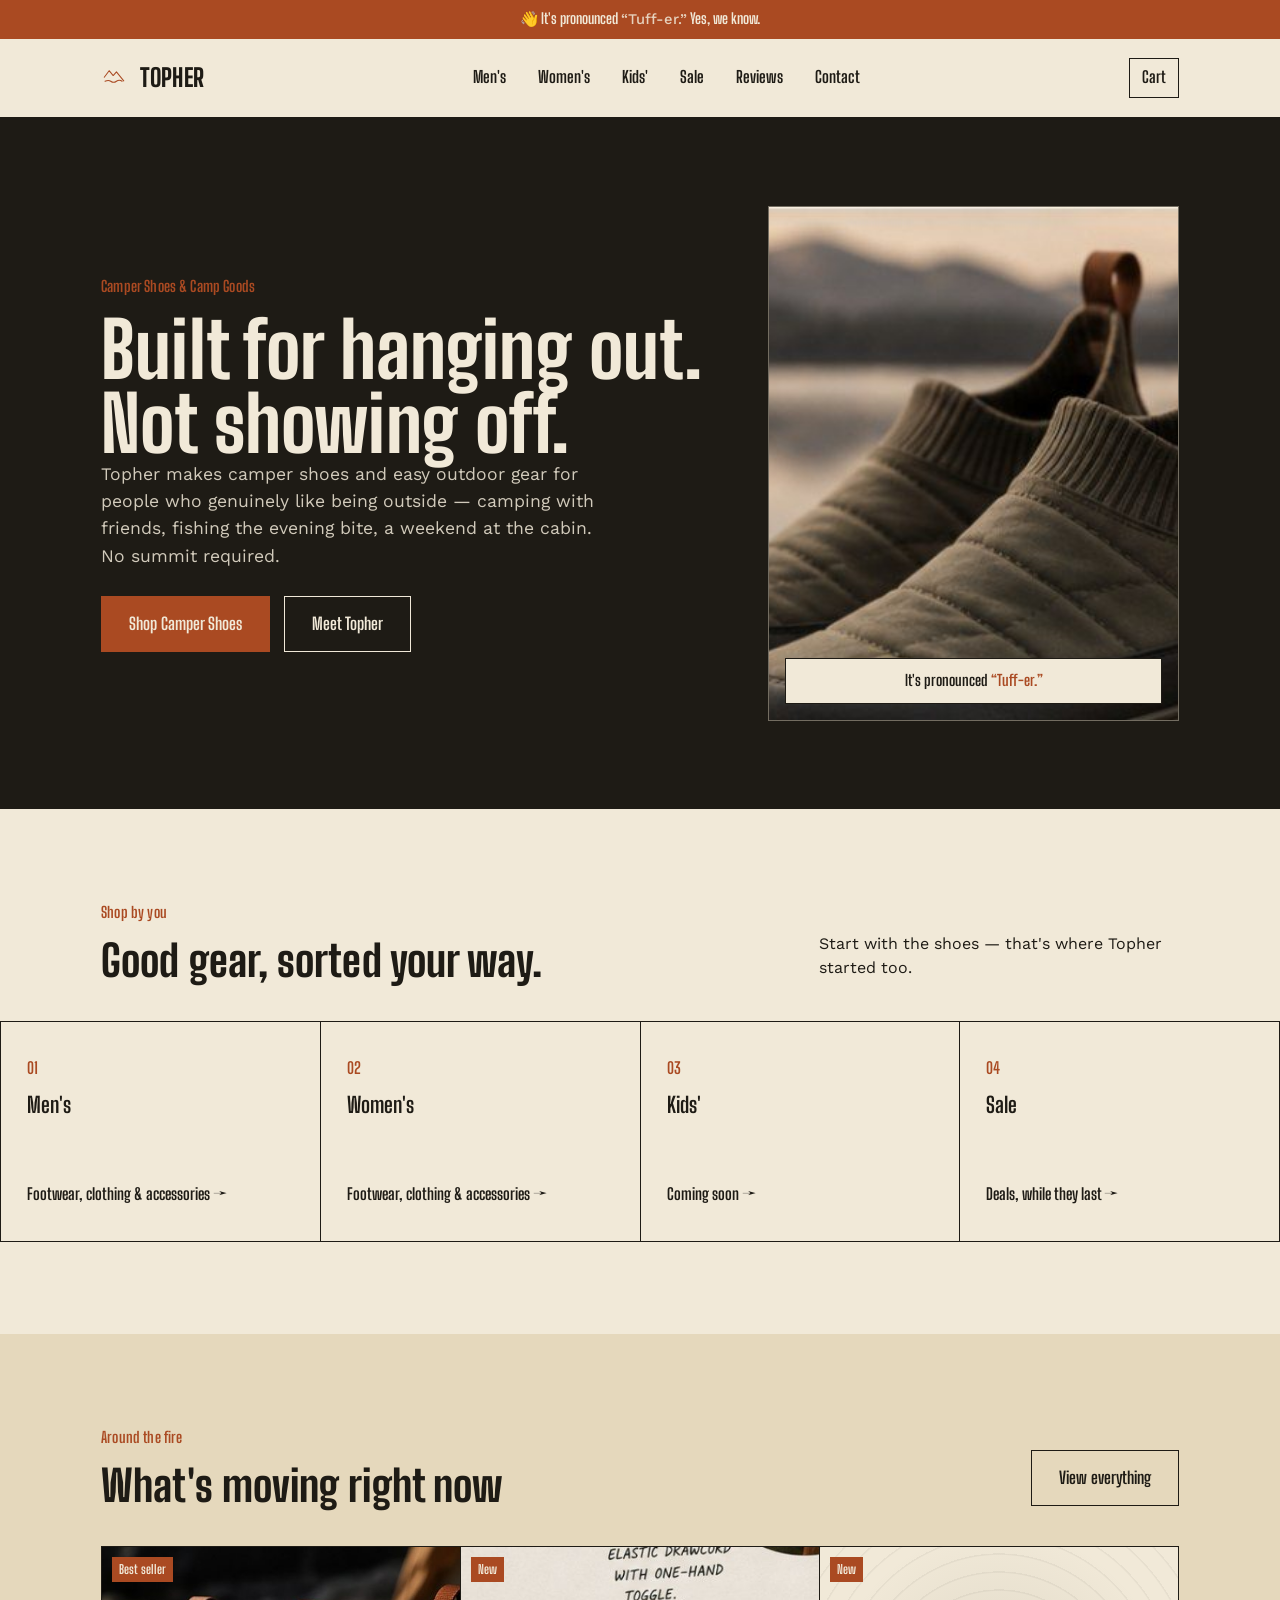
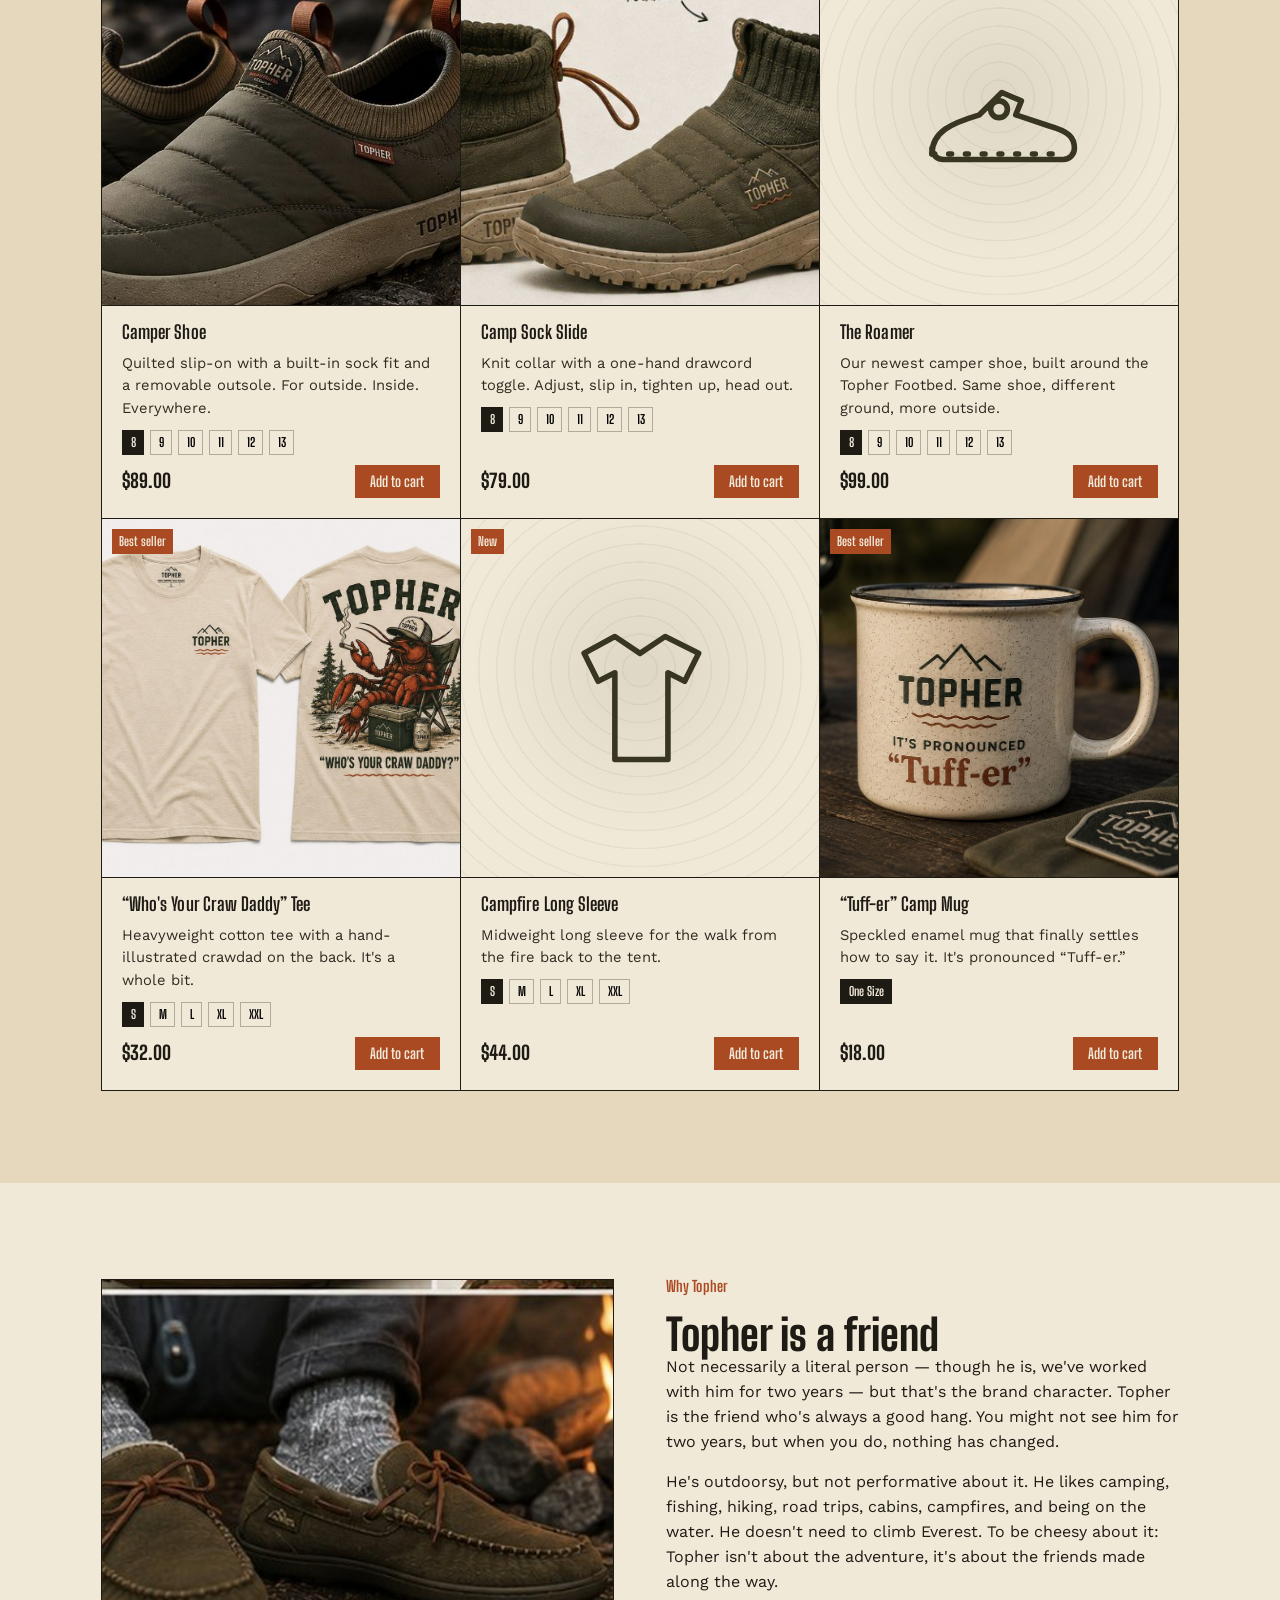
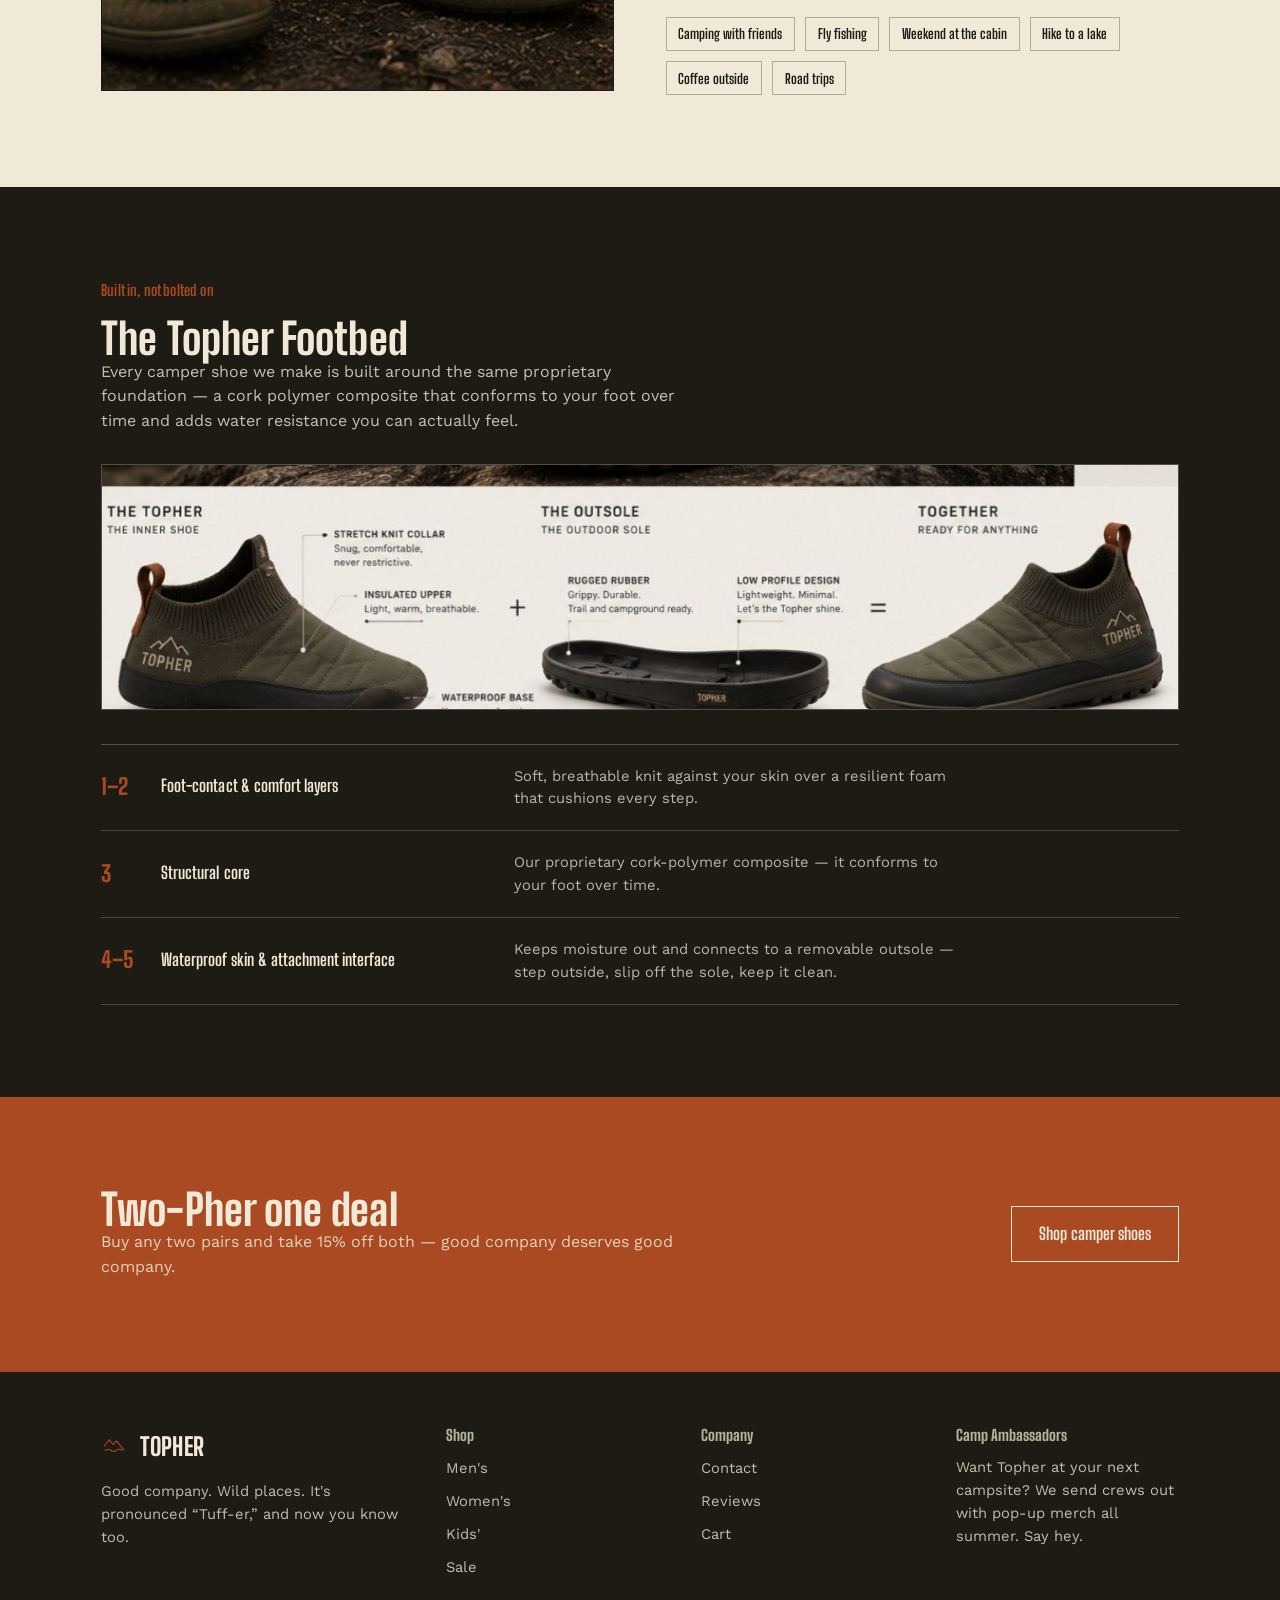
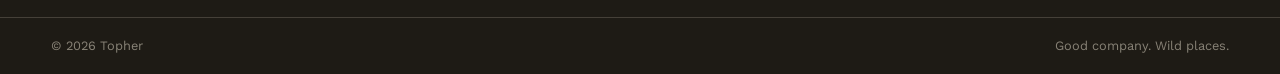
<file: index.html>
<!DOCTYPE html>
<html lang="en">
<head>
<meta charset="UTF-8">
<meta name="viewport" content="width=device-width, initial-scale=1.0">
<title>Topher — Camper Shoes & Camp Goods</title>
<meta name="description" content="Topher makes camper shoes and easy outdoor gear for people who like being outside, not proving something out there.">
<link rel="stylesheet" href="css/styles.css">
</head>
<body>

<div class="announce">👋 It's pronounced <span>“Tuff-er.”</span> Yes, we know.</div>

<nav class="site-nav">
  <div class="wrap">
    <a href="index.html" class="brand"><span class="mark"></span>TOPHER</a>
    <button class="nav-toggle" aria-label="Toggle menu" aria-expanded="false">☰</button>
    <div class="nav-links">
      <a href="men.html">Men's</a>
      <a href="women.html">Women's</a>
      <a href="kids.html">Kids'</a>
      <a href="sale.html">Sale</a>
      <a href="reviews.html">Reviews</a>
      <a href="contact.html">Contact</a>
    </div>
    <a href="cart.html" class="nav-cart">Cart <span class="cart-count" data-cart-count>0</span></a>
  </div>
</nav>

<header class="hero">
  <div class="wrap">
    <div>
      <p class="eyebrow">Camper Shoes & Camp Goods</p>
      <h1>Built for hanging out.<br>Not showing off.</h1>
      <p class="lede">Topher makes camper shoes and easy outdoor gear for people who genuinely like being outside — camping with friends, fishing the evening bite, a weekend at the cabin. No summit required.</p>
      <div class="cta-row">
        <a href="men.html?type=footwear" class="btn btn-solid">Shop Camper Shoes</a>
        <a href="#story" class="btn btn-ghost">Meet Topher</a>
      </div>
    </div>
    <div class="hero-art" aria-hidden="true">
      <img src="images/hero-banner.jpg" alt="">
      <div class="mug-callout">It's pronounced <em>“Tuff-er.”</em></div>
    </div>
  </div>
</header>

<section aria-labelledby="cat-heading">
  <div class="wrap">
    <div class="section-head">
      <div>
        <p class="eyebrow">Shop by you</p>
        <h2 id="cat-heading">Good gear, sorted your way.</h2>
      </div>
      <p style="margin:0;max-width:36ch;">Start with the shoes — that's where Topher started too.</p>
    </div>
  </div>
  <div class="cat-grid">
    <a class="cat-card" href="men.html">
      <div><span class="num">01</span><h3>Men's</h3></div>
      <span class="go">Footwear, clothing & accessories →</span>
    </a>
    <a class="cat-card" href="women.html">
      <div><span class="num">02</span><h3>Women's</h3></div>
      <span class="go">Footwear, clothing & accessories →</span>
    </a>
    <a class="cat-card" href="kids.html">
      <div><span class="num">03</span><h3>Kids'</h3></div>
      <span class="go">Coming soon →</span>
    </a>
    <a class="cat-card" href="sale.html">
      <div><span class="num">04</span><h3>Sale</h3></div>
      <span class="go">Deals, while they last →</span>
    </a>
  </div>
</section>

<section aria-labelledby="featured-heading" style="background:var(--canvas-2);">
  <div class="wrap">
    <div class="section-head">
      <div>
        <p class="eyebrow">Around the fire</p>
        <h2 id="featured-heading">What's moving right now</h2>
      </div>
      <a href="shop.html" class="btn">View everything</a>
    </div>
    <div class="product-grid" id="featured-grid"></div>
  </div>
</section>

<section id="story" aria-labelledby="story-heading">
  <div class="wrap story">
    <div class="story-art" aria-hidden="true">
      <img src="images/campfire-feet.jpg" alt="">
    </div>
    <div>
      <p class="eyebrow">Why Topher</p>
      <h2 id="story-heading">Topher is a friend</h2>
      <p>Not necessarily a literal person — though he is, we've worked with him for two years — but that's the brand character. Topher is the friend who's always a good hang. You might not see him for two years, but when you do, nothing has changed.</p>
      <p>He's outdoorsy, but not performative about it. He likes camping, fishing, hiking, road trips, cabins, campfires, and being on the water. He doesn't need to climb Everest. To be cheesy about it: Topher isn't about the adventure, it's about the friends made along the way.</p>
      <div class="who-list">
        <span>Camping with friends</span>
        <span>Fly fishing</span>
        <span>Weekend at the cabin</span>
        <span>Hike to a lake</span>
        <span>Coffee outside</span>
        <span>Road trips</span>
      </div>
    </div>
  </div>
</section>

<section class="footbed" aria-labelledby="footbed-heading">
  <div class="wrap">
    <p class="eyebrow">Built in, not bolted on</p>
    <h2 id="footbed-heading">The Topher Footbed</h2>
    <p style="color:rgba(241,233,216,0.8);max-width:60ch;">Every camper shoe we make is built around the same proprietary foundation — a cork polymer composite that conforms to your foot over time and adds water resistance you can actually feel.</p>
    <div style="border:1.5px solid rgba(241,233,216,0.25);margin-top:30px;">
      <img src="images/footbed-diagram.jpg" alt="Diagram of the Topher inner shoe, outsole, and the two combined" style="width:100%;display:block;">
    </div>
    <div class="footbed-layers">
      <div class="fb-layer">
        <span class="fb-num">1–2</span>
        <h4>Foot-contact &amp; comfort layers</h4>
        <p>Soft, breathable knit against your skin over a resilient foam that cushions every step.</p>
      </div>
      <div class="fb-layer">
        <span class="fb-num">3</span>
        <h4>Structural core</h4>
        <p>Our proprietary cork-polymer composite — it conforms to your foot over time.</p>
      </div>
      <div class="fb-layer">
        <span class="fb-num">4–5</span>
        <h4>Waterproof skin &amp; attachment interface</h4>
        <p>Keeps moisture out and connects to a removable outsole — step outside, slip off the sole, keep it clean.</p>
      </div>
    </div>
  </div>
</section>

<section class="promo-band">
  <div class="wrap">
    <div>
      <h2>Two-Pher one deal</h2>
      <p style="margin:0;color:rgba(241,233,216,0.85);">Buy any two pairs and take 15% off both — good company deserves good company.</p>
    </div>
    <a href="men.html?type=footwear" class="btn btn-ghost">Shop camper shoes</a>
  </div>
</section>

<footer class="site-footer">
  <div class="wrap">
    <div>
      <div class="brand" style="margin-bottom:14px;"><span class="mark"></span>TOPHER</div>
      <p>Good company. Wild places. It's pronounced “Tuff-er,” and now you know too.</p>
    </div>
    <div>
      <h4>Shop</h4>
      <ul>
        <li><a href="men.html">Men's</a></li>
        <li><a href="women.html">Women's</a></li>
        <li><a href="kids.html">Kids'</a></li>
        <li><a href="sale.html">Sale</a></li>
      </ul>
    </div>
    <div>
      <h4>Company</h4>
      <ul>
        <li><a href="contact.html">Contact</a></li>
        <li><a href="reviews.html">Reviews</a></li>
        <li><a href="cart.html">Cart</a></li>
      </ul>
    </div>
    <div>
      <h4>Camp Ambassadors</h4>
      <p>Want Topher at your next campsite? We send crews out with pop-up merch all summer. <a href="contact.html">Say hey.</a></p>
    </div>
  </div>
  <div class="footer-bottom">
    <span>© 2026 Topher</span>
    <span>Good company. Wild places.</span>
  </div>
</footer>

<script src="js/products.js"></script>
<script src="js/cart.js"></script>
<script src="js/main.js"></script>
<script>
  const featured = PRODUCTS.filter(p => p.tag).slice(0, 6);
  renderProductGrid("featured-grid", featured);
</script>
</body>
</html>
</file>
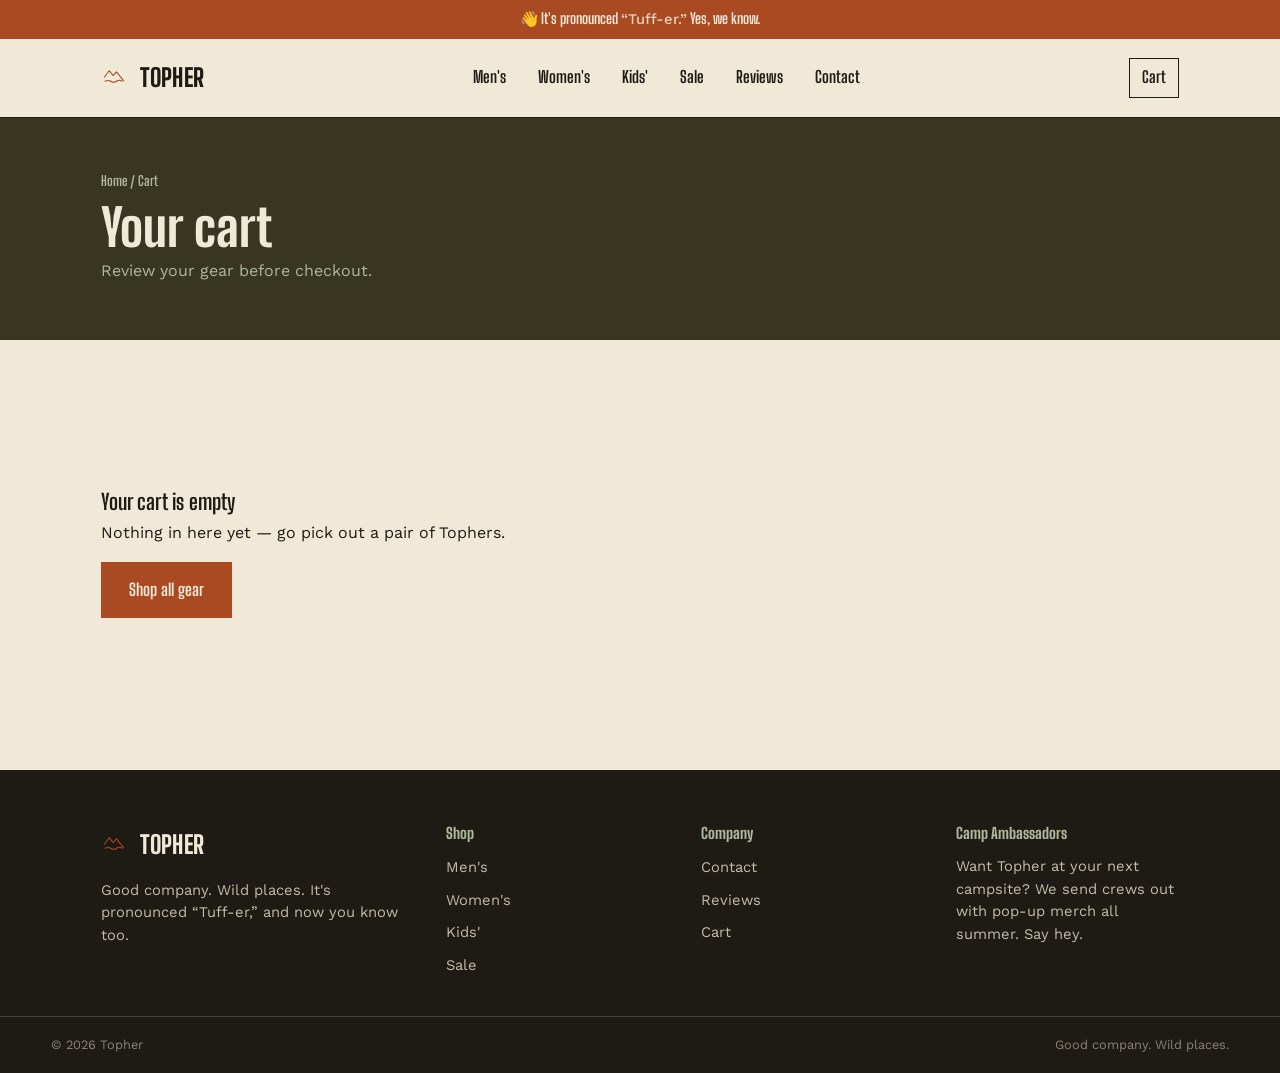
<file: cart.html>
<!DOCTYPE html>
<html lang="en">
<head>
<meta charset="UTF-8">
<meta name="viewport" content="width=device-width, initial-scale=1.0">
<title>Your Cart — Topher</title>
<link rel="stylesheet" href="css/styles.css">
</head>
<body>

<div class="announce">👋 It's pronounced <span>“Tuff-er.”</span> Yes, we know.</div>

<nav class="site-nav">
  <div class="wrap">
    <a href="index.html" class="brand"><span class="mark"></span>TOPHER</a>
    <button class="nav-toggle" aria-label="Toggle menu" aria-expanded="false">☰</button>
    <div class="nav-links">
      <a href="men.html">Men's</a>
      <a href="women.html">Women's</a>
      <a href="kids.html">Kids'</a>
      <a href="sale.html">Sale</a>
      <a href="reviews.html">Reviews</a>
      <a href="contact.html">Contact</a>
    </div>
    <a href="cart.html" class="nav-cart" aria-current="page">Cart <span class="cart-count" data-cart-count>0</span></a>
  </div>
</nav>

<div class="page-head">
  <div class="wrap">
    <p class="crumb"><a href="index.html">Home</a> / Cart</p>
    <h1>Your cart</h1>
    <p>Review your gear before checkout.</p>
  </div>
</div>

<section>
  <div class="wrap cart-layout">
    <div>
      <div class="cart-table" id="cart-table"></div>
      <div id="empty-state" class="empty-state" style="display:none;">
        <h3>Your cart is empty</h3>
        <p>Nothing in here yet — go pick out a pair of Tophers.</p>
        <a href="shop.html" class="btn btn-solid">Shop all gear</a>
      </div>
    </div>

    <div class="summary-box" id="summary-box">
      <h3 style="margin-bottom:16px;">Order summary</h3>
      <div class="promo-field">
        <input type="text" placeholder="Promo code" aria-label="Promo code">
        <button type="button" class="btn btn-small">Apply</button>
      </div>
      <div class="summary-row"><span>Subtotal</span><span id="sum-subtotal">$0.00</span></div>
      <div class="summary-row"><span>Shipping</span><span id="sum-shipping">$0.00</span></div>
      <div class="summary-row"><span>Estimated tax</span><span id="sum-tax">$0.00</span></div>
      <div class="summary-row total"><span>Total</span><span id="sum-total">$0.00</span></div>
      <p class="hint" style="margin-top:10px;">Free shipping on orders over $150. Buying two pairs? Use code TWOPHER at checkout for 15% off both.</p>
      <a href="checkout.html" class="btn btn-solid btn-block" id="checkout-btn" style="margin-top:16px;">Checkout</a>
    </div>
  </div>
</section>

<footer class="site-footer">
  <div class="wrap">
    <div>
      <div class="brand" style="margin-bottom:14px;"><span class="mark"></span>TOPHER</div>
      <p>Good company. Wild places. It's pronounced “Tuff-er,” and now you know too.</p>
    </div>
    <div>
      <h4>Shop</h4>
      <ul>
        <li><a href="men.html">Men's</a></li>
        <li><a href="women.html">Women's</a></li>
        <li><a href="kids.html">Kids'</a></li>
        <li><a href="sale.html">Sale</a></li>
      </ul>
    </div>
    <div>
      <h4>Company</h4>
      <ul>
        <li><a href="contact.html">Contact</a></li>
        <li><a href="reviews.html">Reviews</a></li>
        <li><a href="cart.html">Cart</a></li>
      </ul>
    </div>
    <div>
      <h4>Camp Ambassadors</h4>
      <p>Want Topher at your next campsite? We send crews out with pop-up merch all summer. <a href="contact.html">Say hey.</a></p>
    </div>
  </div>
  <div class="footer-bottom">
    <span>© 2026 Topher</span>
    <span>Good company. Wild places.</span>
  </div>
</footer>

<script src="js/products.js"></script>
<script src="js/cart.js"></script>
<script src="js/main.js"></script>
<script>
  function renderCartPage(){
    const lines = cartLines();
    const table = document.getElementById("cart-table");
    const empty = document.getElementById("empty-state");
    const summary = document.getElementById("summary-box");

    if(lines.length === 0){
      table.style.display = "none";
      summary.style.display = "none";
      empty.style.display = "block";
      return;
    }
    table.style.display = "block";
    summary.style.display = "block";
    empty.style.display = "none";

    table.innerHTML = "";
    lines.forEach(line => {
      const row = document.createElement("div");
      row.className = "cart-row";
      row.innerHTML = `
        <div class="thumb">${line.product.photo ? `<img src="${line.product.photo}" alt="${line.product.name}" style="width:100%;height:100%;object-fit:cover;">` : (ICONS[line.product.icon] || "")}</div>
        <div>
          <div class="name">${line.product.name}</div>
          <div class="sub">Size ${line.size} · ${formatUSD(line.product.price)} each</div>
          <button type="button" class="remove-btn">Remove</button>
        </div>
        <div class="qty-control">
          <button type="button" class="qty-down" aria-label="Decrease quantity">−</button>
          <input type="text" class="qty-val" value="${line.qty}" readonly aria-label="Quantity">
          <button type="button" class="qty-up" aria-label="Increase quantity">+</button>
        </div>
        <div class="line-total">${formatUSD(line.product.price * line.qty)}</div>
      `;
      row.querySelector(".qty-up").addEventListener("click", () => {
        setQty(line.key, line.qty + 1);
        renderCartPage();
      });
      row.querySelector(".qty-down").addEventListener("click", () => {
        setQty(line.key, line.qty - 1);
        renderCartPage();
      });
      row.querySelector(".remove-btn").addEventListener("click", () => {
        removeFromCart(line.key);
        renderCartPage();
      });
      table.appendChild(row);
    });

    const subtotal = cartSubtotal();
    document.getElementById("sum-subtotal").textContent = formatUSD(subtotal);
    document.getElementById("sum-shipping").textContent = shippingCost(subtotal) === 0 ? "Free" : formatUSD(shippingCost(subtotal));
    document.getElementById("sum-tax").textContent = formatUSD(taxAmount(subtotal));
    document.getElementById("sum-total").textContent = formatUSD(orderTotal(subtotal));
  }
  renderCartPage();
</script>
</body>
</html>
</file>
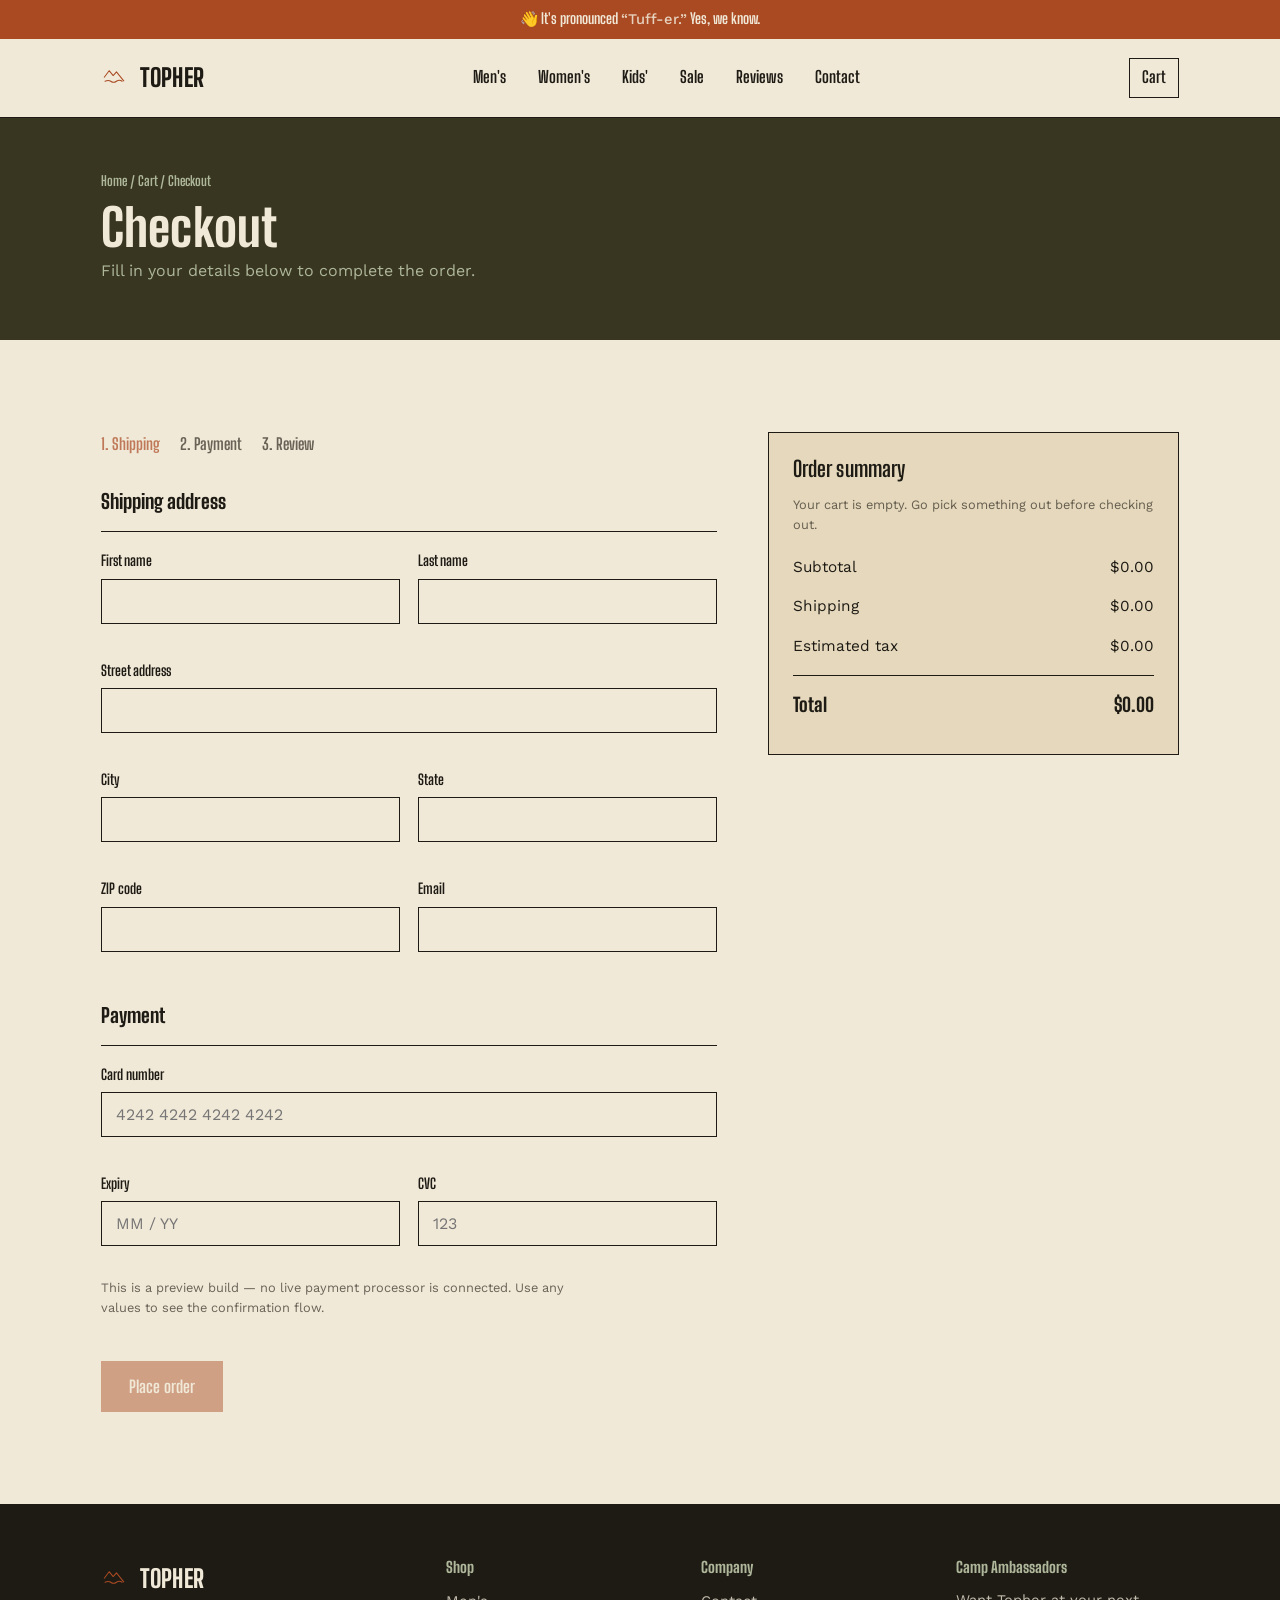
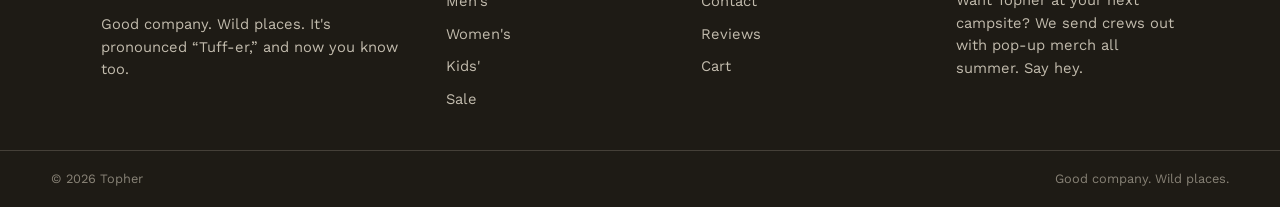
<file: checkout.html>
<!DOCTYPE html>
<html lang="en">
<head>
<meta charset="UTF-8">
<meta name="viewport" content="width=device-width, initial-scale=1.0">
<title>Checkout — Topher</title>
<link rel="stylesheet" href="css/styles.css">
</head>
<body>

<div class="announce">👋 It's pronounced <span>“Tuff-er.”</span> Yes, we know.</div>

<nav class="site-nav">
  <div class="wrap">
    <a href="index.html" class="brand"><span class="mark"></span>TOPHER</a>
    <button class="nav-toggle" aria-label="Toggle menu" aria-expanded="false">☰</button>
    <div class="nav-links">
      <a href="men.html">Men's</a>
      <a href="women.html">Women's</a>
      <a href="kids.html">Kids'</a>
      <a href="sale.html">Sale</a>
      <a href="reviews.html">Reviews</a>
      <a href="contact.html">Contact</a>
    </div>
    <a href="cart.html" class="nav-cart">Cart <span class="cart-count" data-cart-count>0</span></a>
  </div>
</nav>

<div class="page-head">
  <div class="wrap">
    <p class="crumb"><a href="index.html">Home</a> / <a href="cart.html">Cart</a> / Checkout</p>
    <h1>Checkout</h1>
    <p>Fill in your details below to complete the order.</p>
  </div>
</div>

<section id="checkout-section">
  <div class="wrap checkout-layout">
    <div>
      <div class="checkout-steps">
        <span class="active">1. Shipping</span>
        <span>2. Payment</span>
        <span>3. Review</span>
      </div>

      <form id="checkout-form" novalidate>
        <fieldset>
          <legend>Shipping address</legend>
          <div class="form-grid">
            <div class="field"><label for="fname">First name</label><input type="text" id="fname" required></div>
            <div class="field"><label for="lname">Last name</label><input type="text" id="lname" required></div>
            <div class="field full"><label for="addr">Street address</label><input type="text" id="addr" required></div>
            <div class="field"><label for="city">City</label><input type="text" id="city" required></div>
            <div class="field"><label for="state">State</label><input type="text" id="state" required></div>
            <div class="field"><label for="zip">ZIP code</label><input type="text" id="zip" inputmode="numeric" required></div>
            <div class="field"><label for="email">Email</label><input type="email" id="email" required></div>
          </div>
        </fieldset>

        <fieldset>
          <legend>Payment</legend>
          <div class="form-grid">
            <div class="field full"><label for="card">Card number</label><input type="text" id="card" placeholder="4242 4242 4242 4242" required></div>
            <div class="field"><label for="exp">Expiry</label><input type="text" id="exp" placeholder="MM / YY" required></div>
            <div class="field"><label for="cvc">CVC</label><input type="text" id="cvc" placeholder="123" required></div>
          </div>
          <p class="pay-note">This is a preview build — no live payment processor is connected. Use any values to see the confirmation flow.</p>
        </fieldset>

        <button type="submit" class="btn btn-solid" id="place-order-btn">Place order</button>
      </form>
    </div>

    <div class="summary-box">
      <h3 style="margin-bottom:16px;">Order summary</h3>
      <div id="mini-lines"></div>
      <div class="summary-row"><span>Subtotal</span><span id="co-subtotal">$0.00</span></div>
      <div class="summary-row"><span>Shipping</span><span id="co-shipping">$0.00</span></div>
      <div class="summary-row"><span>Estimated tax</span><span id="co-tax">$0.00</span></div>
      <div class="summary-row total"><span>Total</span><span id="co-total">$0.00</span></div>
    </div>
  </div>
</section>

<section id="confirm-section" style="display:none;">
  <div class="wrap confirm-box">
    <p class="eyebrow">Order confirmed</p>
    <h1 class="mark-big">Thanks — see you out there.</h1>
    <p style="margin:14px auto 0;">Order <strong id="order-number"></strong> is confirmed. A receipt is on its way to your inbox in this preview.</p>
    <a href="shop.html" class="btn btn-solid" style="margin-top:26px;">Continue shopping</a>
  </div>
</section>

<footer class="site-footer">
  <div class="wrap">
    <div>
      <div class="brand" style="margin-bottom:14px;"><span class="mark"></span>TOPHER</div>
      <p>Good company. Wild places. It's pronounced “Tuff-er,” and now you know too.</p>
    </div>
    <div>
      <h4>Shop</h4>
      <ul>
        <li><a href="men.html">Men's</a></li>
        <li><a href="women.html">Women's</a></li>
        <li><a href="kids.html">Kids'</a></li>
        <li><a href="sale.html">Sale</a></li>
      </ul>
    </div>
    <div>
      <h4>Company</h4>
      <ul>
        <li><a href="contact.html">Contact</a></li>
        <li><a href="reviews.html">Reviews</a></li>
        <li><a href="cart.html">Cart</a></li>
      </ul>
    </div>
    <div>
      <h4>Camp Ambassadors</h4>
      <p>Want Topher at your next campsite? We send crews out with pop-up merch all summer. <a href="contact.html">Say hey.</a></p>
    </div>
  </div>
  <div class="footer-bottom">
    <span>© 2026 Topher</span>
    <span>Good company. Wild places.</span>
  </div>
</footer>

<script src="js/products.js"></script>
<script src="js/cart.js"></script>
<script src="js/main.js"></script>
<script>
  const lines = cartLines();

  if(lines.length === 0){
    document.getElementById("place-order-btn").setAttribute("disabled", "true");
  }

  const miniWrap = document.getElementById("mini-lines");
  lines.forEach(line => {
    const row = document.createElement("div");
    row.className = "mini-line";
    row.innerHTML = `<span class="name">${line.product.name} × ${line.qty} <span style="opacity:0.6;">(${line.size})</span></span><span>${formatUSD(line.product.price * line.qty)}</span>`;
    miniWrap.appendChild(row);
  });
  if(lines.length === 0){
    miniWrap.innerHTML = `<p class="hint">Your cart is empty. <a href="shop.html">Go pick something out</a> before checking out.</p>`;
  }

  const subtotal = cartSubtotal();
  document.getElementById("co-subtotal").textContent = formatUSD(subtotal);
  document.getElementById("co-shipping").textContent = subtotal === 0 ? "$0.00" : (shippingCost(subtotal) === 0 ? "Free" : formatUSD(shippingCost(subtotal)));
  document.getElementById("co-tax").textContent = formatUSD(taxAmount(subtotal));
  document.getElementById("co-total").textContent = formatUSD(orderTotal(subtotal));

  document.getElementById("checkout-form").addEventListener("submit", (e) => {
    e.preventDefault();
    const form = e.target;
    if(!form.checkValidity()){
      form.reportValidity();
      return;
    }
    if(cartCount() === 0) return;

    const orderNum = "TPH-" + Math.floor(100000 + Math.random() * 900000);
    document.getElementById("order-number").textContent = orderNum;
    clearCart();
    document.getElementById("checkout-section").style.display = "none";
    document.getElementById("confirm-section").style.display = "block";
    window.scrollTo({ top: 0, behavior: "smooth" });
  });
</script>
</body>
</html>
</file>
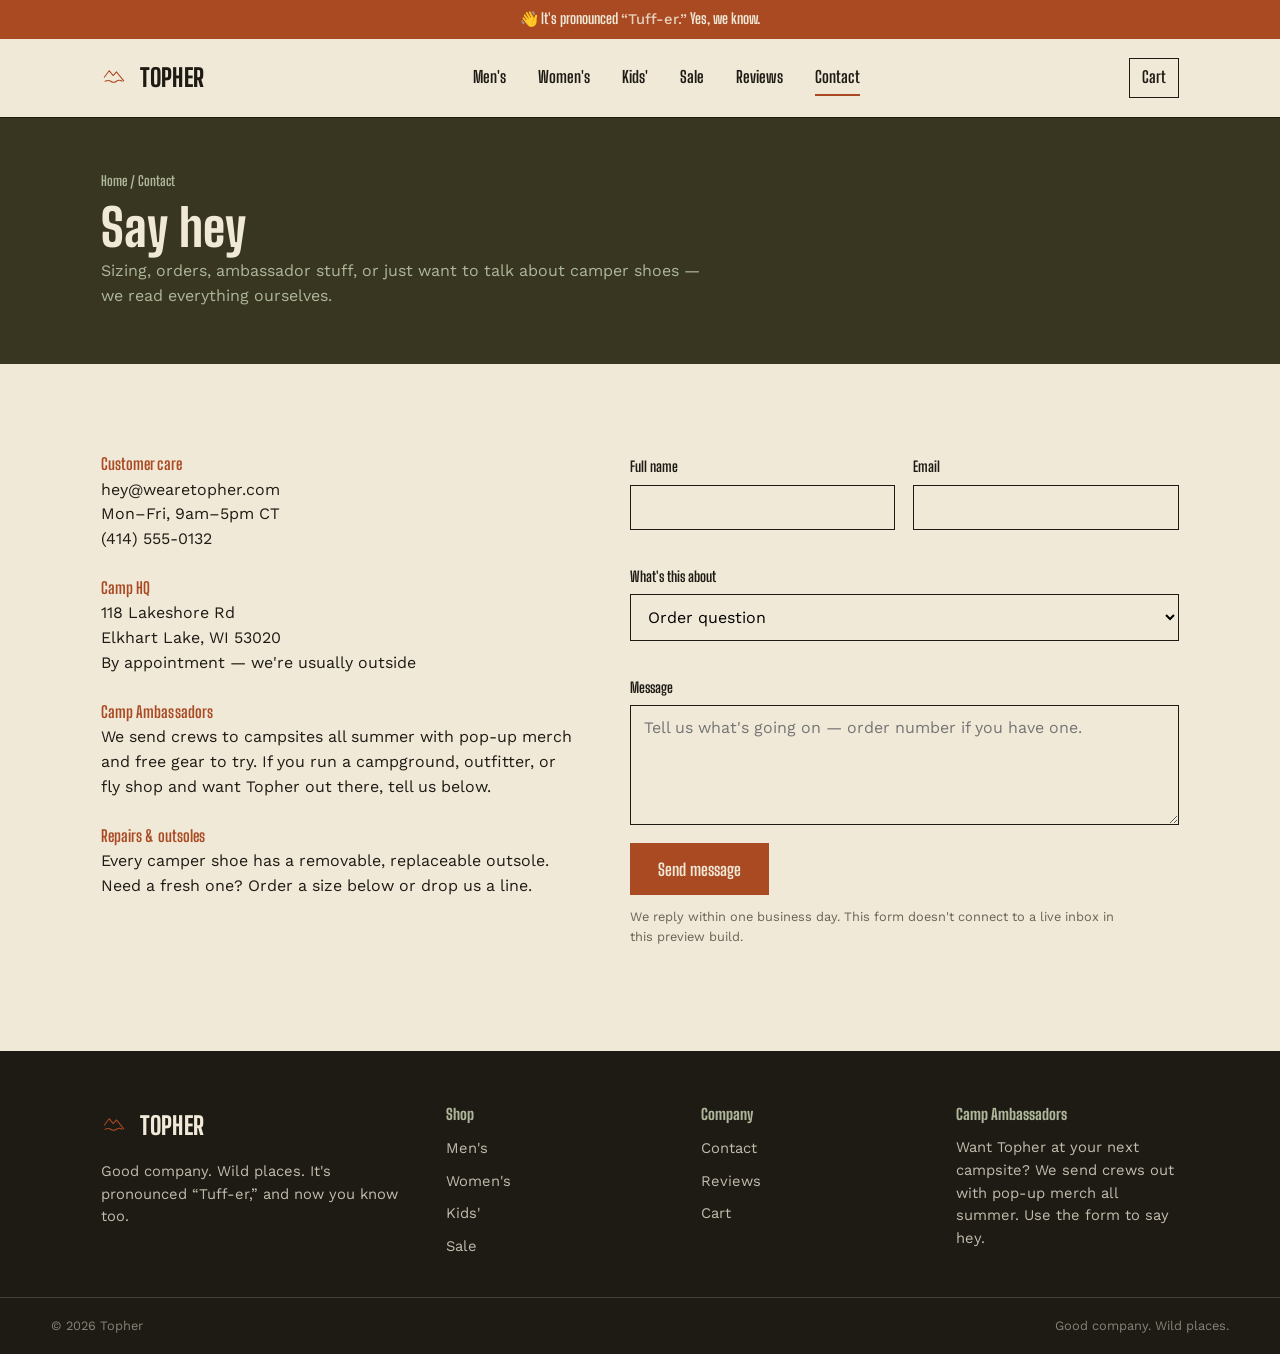
<file: contact.html>
<!DOCTYPE html>
<html lang="en">
<head>
<meta charset="UTF-8">
<meta name="viewport" content="width=device-width, initial-scale=1.0">
<title>Contact — Topher</title>
<meta name="description" content="Say hey to Topher — customer care, camp ambassador inquiries, and everything else.">
<link rel="stylesheet" href="css/styles.css">
</head>
<body>

<div class="announce">👋 It's pronounced <span>“Tuff-er.”</span> Yes, we know.</div>

<nav class="site-nav">
  <div class="wrap">
    <a href="index.html" class="brand"><span class="mark"></span>TOPHER</a>
    <button class="nav-toggle" aria-label="Toggle menu" aria-expanded="false">☰</button>
    <div class="nav-links">
      <a href="men.html">Men's</a>
      <a href="women.html">Women's</a>
      <a href="kids.html">Kids'</a>
      <a href="sale.html">Sale</a>
      <a href="reviews.html">Reviews</a>
      <a href="contact.html" aria-current="page">Contact</a>
    </div>
    <a href="cart.html" class="nav-cart">Cart <span class="cart-count" data-cart-count>0</span></a>
  </div>
</nav>

<div class="page-head">
  <div class="wrap">
    <p class="crumb"><a href="index.html">Home</a> / Contact</p>
    <h1>Say hey</h1>
    <p>Sizing, orders, ambassador stuff, or just want to talk about camper shoes — we read everything ourselves.</p>
  </div>
</div>

<section>
  <div class="wrap contact-grid">
    <div>
      <div class="info-block">
        <h4>Customer care</h4>
        <p>hey@wearetopher.com<br>Mon–Fri, 9am–5pm CT<br>(414) 555-0132</p>
      </div>
      <div class="info-block">
        <h4>Camp HQ</h4>
        <p>118 Lakeshore Rd<br>Elkhart Lake, WI 53020<br>By appointment — we're usually outside</p>
      </div>
      <div class="info-block">
        <h4>Camp Ambassadors</h4>
        <p>We send crews to campsites all summer with pop-up merch and free gear to try. If you run a campground, outfitter, or fly shop and want Topher out there, tell us below.</p>
      </div>
      <div class="info-block">
        <h4>Repairs & outsoles</h4>
        <p>Every camper shoe has a removable, replaceable outsole. Need a fresh one? Order a size below or drop us a line.</p>
      </div>
    </div>

    <div>
      <form id="contact-form" novalidate>
        <div class="form-grid">
          <div class="field">
            <label for="name">Full name</label>
            <input type="text" id="name" name="name" required>
          </div>
          <div class="field">
            <label for="email">Email</label>
            <input type="email" id="email" name="email" required>
          </div>
          <div class="field full">
            <label for="topic">What's this about</label>
            <select id="topic" name="topic">
              <option>Order question</option>
              <option>Sizing help</option>
              <option>Replacement outsole</option>
              <option>Camp Ambassador program</option>
              <option>Something else</option>
            </select>
          </div>
          <div class="field full">
            <label for="message">Message</label>
            <textarea id="message" name="message" required placeholder="Tell us what's going on — order number if you have one."></textarea>
          </div>
        </div>
        <button type="submit" class="btn btn-solid">Send message</button>
        <p class="hint" style="margin-top:12px;">We reply within one business day. This form doesn't connect to a live inbox in this preview build.</p>
        <div class="form-status" id="form-status" role="status">Thanks — your message is queued. We'll follow up by email shortly.</div>
      </form>
    </div>
  </div>
</section>

<footer class="site-footer">
  <div class="wrap">
    <div>
      <div class="brand" style="margin-bottom:14px;"><span class="mark"></span>TOPHER</div>
      <p>Good company. Wild places. It's pronounced “Tuff-er,” and now you know too.</p>
    </div>
    <div>
      <h4>Shop</h4>
      <ul>
        <li><a href="men.html">Men's</a></li>
        <li><a href="women.html">Women's</a></li>
        <li><a href="kids.html">Kids'</a></li>
        <li><a href="sale.html">Sale</a></li>
      </ul>
    </div>
    <div>
      <h4>Company</h4>
      <ul>
        <li><a href="contact.html">Contact</a></li>
        <li><a href="reviews.html">Reviews</a></li>
        <li><a href="cart.html">Cart</a></li>
      </ul>
    </div>
    <div>
      <h4>Camp Ambassadors</h4>
      <p>Want Topher at your next campsite? We send crews out with pop-up merch all summer. Use the form to say hey.</p>
    </div>
  </div>
  <div class="footer-bottom">
    <span>© 2026 Topher</span>
    <span>Good company. Wild places.</span>
  </div>
</footer>

<script src="js/products.js"></script>
<script src="js/cart.js"></script>
<script src="js/main.js"></script>
<script>
  const form = document.getElementById("contact-form");
  const status = document.getElementById("form-status");
  form.addEventListener("submit", (e) => {
    e.preventDefault();
    if(!form.checkValidity()){
      form.reportValidity();
      return;
    }
    status.classList.add("visible");
    form.reset();
  });
</script>
</body>
</html>
</file>
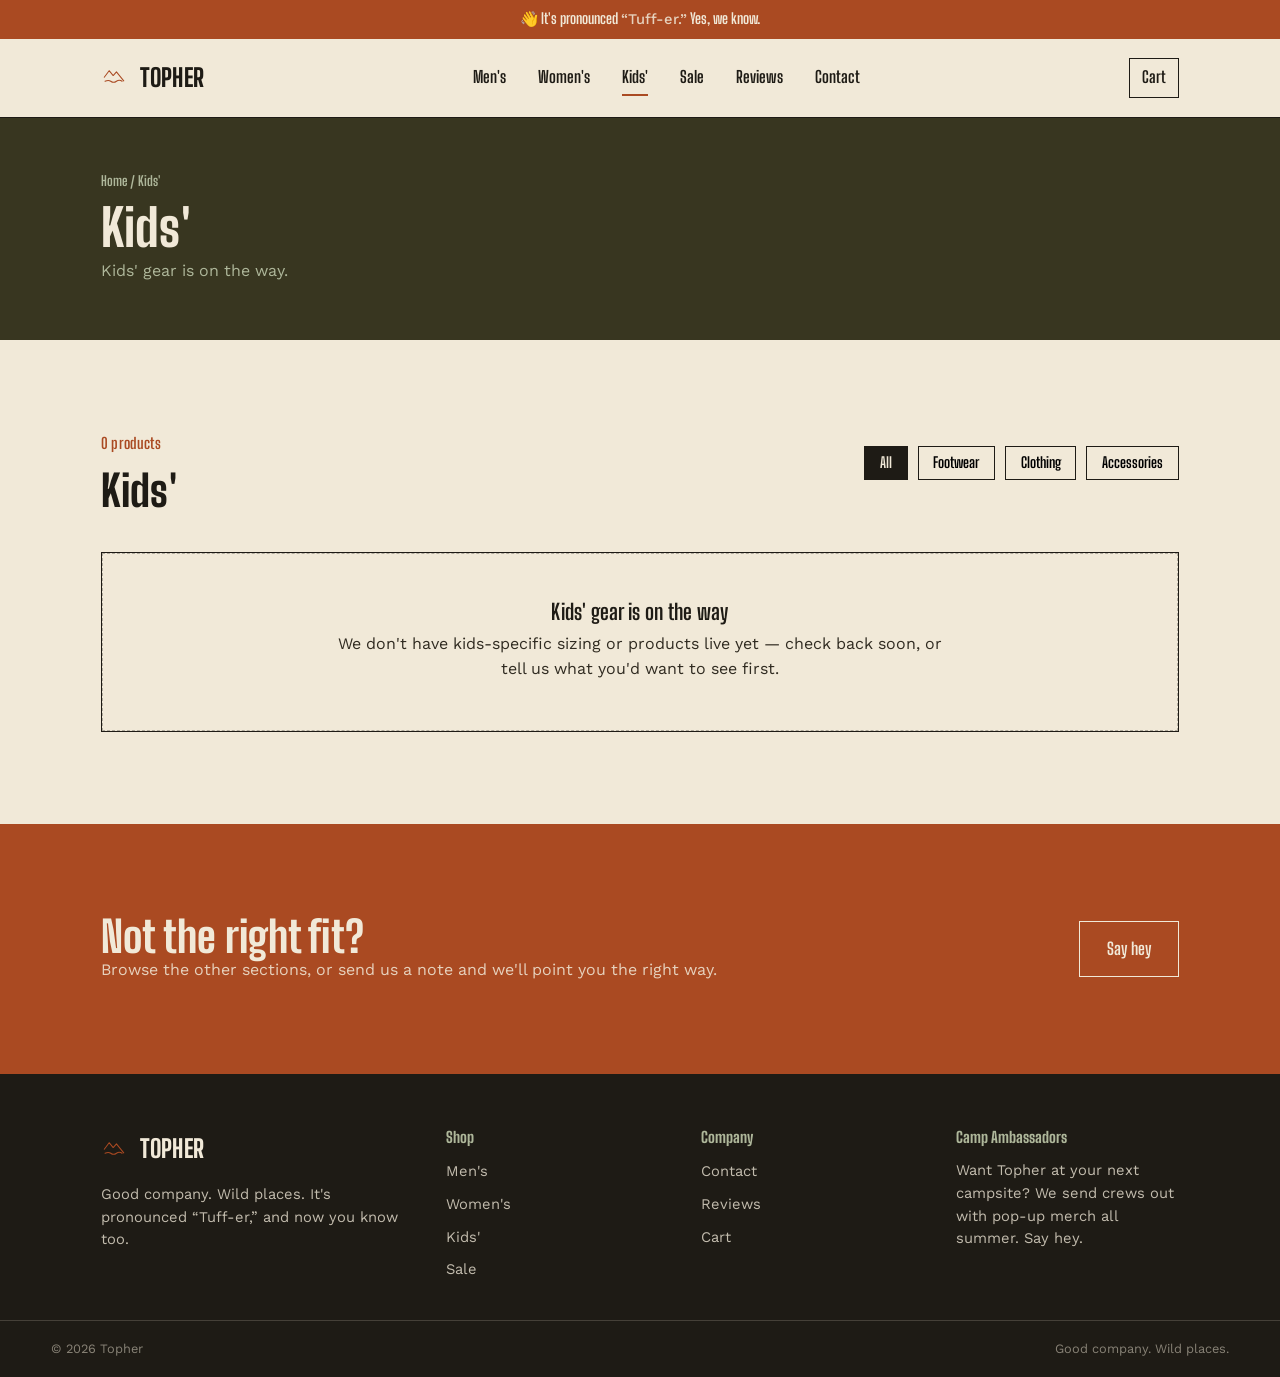
<file: kids.html>
<!DOCTYPE html>
<html lang="en">
<head>
<meta charset="UTF-8">
<meta name="viewport" content="width=device-width, initial-scale=1.0">
<title>Shop Kids' — Topher</title>
<meta name="description" content="Kids' gear is on the way.">
<link rel="stylesheet" href="css/styles.css">
</head>
<body>

<div class="announce">👋 It's pronounced <span>“Tuff-er.”</span> Yes, we know.</div>

<nav class="site-nav">
  <div class="wrap">
    <a href="index.html" class="brand"><span class="mark"></span>TOPHER</a>
    <button class="nav-toggle" aria-label="Toggle menu" aria-expanded="false">☰</button>
    <div class="nav-links">
      <a href="men.html" >Men's</a>
      <a href="women.html" >Women's</a>
      <a href="kids.html" aria-current="page">Kids'</a>
      <a href="sale.html" >Sale</a>
      <a href="reviews.html">Reviews</a>
      <a href="contact.html">Contact</a>
    </div>
    <a href="cart.html" class="nav-cart">Cart <span class="cart-count" data-cart-count>0</span></a>
  </div>
</nav>

<div class="page-head">
  <div class="wrap">
    <p class="crumb"><a href="index.html">Home</a> / Kids'</p>
    <h1>Kids'</h1>
    <p>Kids' gear is on the way.</p>
  </div>
</div>

<section>
  <div class="wrap">
    <div class="section-head">
      <div><p class="eyebrow" id="count-label">Products</p><h2>Kids'</h2></div>
      <div class="filter-row" id="filter-row">
        <button class="filter-chip" data-filter="all" aria-pressed="true">All</button>
        <button class="filter-chip" data-filter="footwear" aria-pressed="false">Footwear</button>
        <button class="filter-chip" data-filter="clothing" aria-pressed="false">Clothing</button>
        <button class="filter-chip" data-filter="accessories" aria-pressed="false">Accessories</button>
      </div>
    </div>
    <div class="product-grid" id="audience-grid"></div>
  </div>
</section>

<section class="promo-band">
  <div class="wrap">
    <div>
      <h2>Not the right fit?</h2>
      <p style="margin:0;color:rgba(241,233,216,0.85);">Browse the other sections, or send us a note and we'll point you the right way.</p>
    </div>
    <a href="contact.html" class="btn btn-ghost">Say hey</a>
  </div>
</section>

<footer class="site-footer">
  <div class="wrap">
    <div>
      <div class="brand" style="margin-bottom:14px;"><span class="mark"></span>TOPHER</div>
      <p>Good company. Wild places. It's pronounced “Tuff-er,” and now you know too.</p>
    </div>
    <div>
      <h4>Shop</h4>
      <ul>
        <li><a href="men.html">Men's</a></li>
        <li><a href="women.html">Women's</a></li>
        <li><a href="kids.html">Kids'</a></li>
        <li><a href="sale.html">Sale</a></li>
      </ul>
    </div>
    <div>
      <h4>Company</h4>
      <ul>
        <li><a href="contact.html">Contact</a></li>
        <li><a href="reviews.html">Reviews</a></li>
        <li><a href="cart.html">Cart</a></li>
      </ul>
    </div>
    <div>
      <h4>Camp Ambassadors</h4>
      <p>Want Topher at your next campsite? We send crews out with pop-up merch all summer. <a href="contact.html">Say hey.</a></p>
    </div>
  </div>
  <div class="footer-bottom">
    <span>© 2026 Topher</span>
    <span>Good company. Wild places.</span>
  </div>
</footer>

<script src="js/products.js"></script>
<script src="js/cart.js"></script>
<script src="js/main.js"></script>
<script>
  const AUDIENCE = "kids";
  const EMPTY_HTML = `<div class="empty-callout"><h3>Kids' gear is on the way</h3><p>We don't have kids-specific sizing or products live yet — check back soon, or <a href="contact.html">tell us</a> what you'd want to see first.</p></div>`;

  function currentType(){
    const active = document.querySelector("#filter-row .filter-chip[aria-pressed='true']");
    return active ? active.dataset.filter : "all";
  }

  function refresh(){
    const list = productsFor(AUDIENCE, currentType());
    renderProductGrid("audience-grid", list, EMPTY_HTML);
    document.getElementById("count-label").textContent = list.length + (list.length === 1 ? " product" : " products");
  }

  document.querySelectorAll("#filter-row .filter-chip").forEach(chip => {
    chip.addEventListener("click", () => {
      document.querySelectorAll("#filter-row .filter-chip").forEach(c => c.setAttribute("aria-pressed","false"));
      chip.setAttribute("aria-pressed","true");
      refresh();
    });
  });

  // Support deep links like men.html?type=footwear
  const urlType = new URLSearchParams(window.location.search).get("type");
  if(urlType){
    const match = document.querySelector('#filter-row .filter-chip[data-filter="' + urlType + '"]');
    if(match){
      document.querySelectorAll("#filter-row .filter-chip").forEach(c => c.setAttribute("aria-pressed","false"));
      match.setAttribute("aria-pressed","true");
    }
  }
  refresh();
</script>
</body>
</html>
</file>
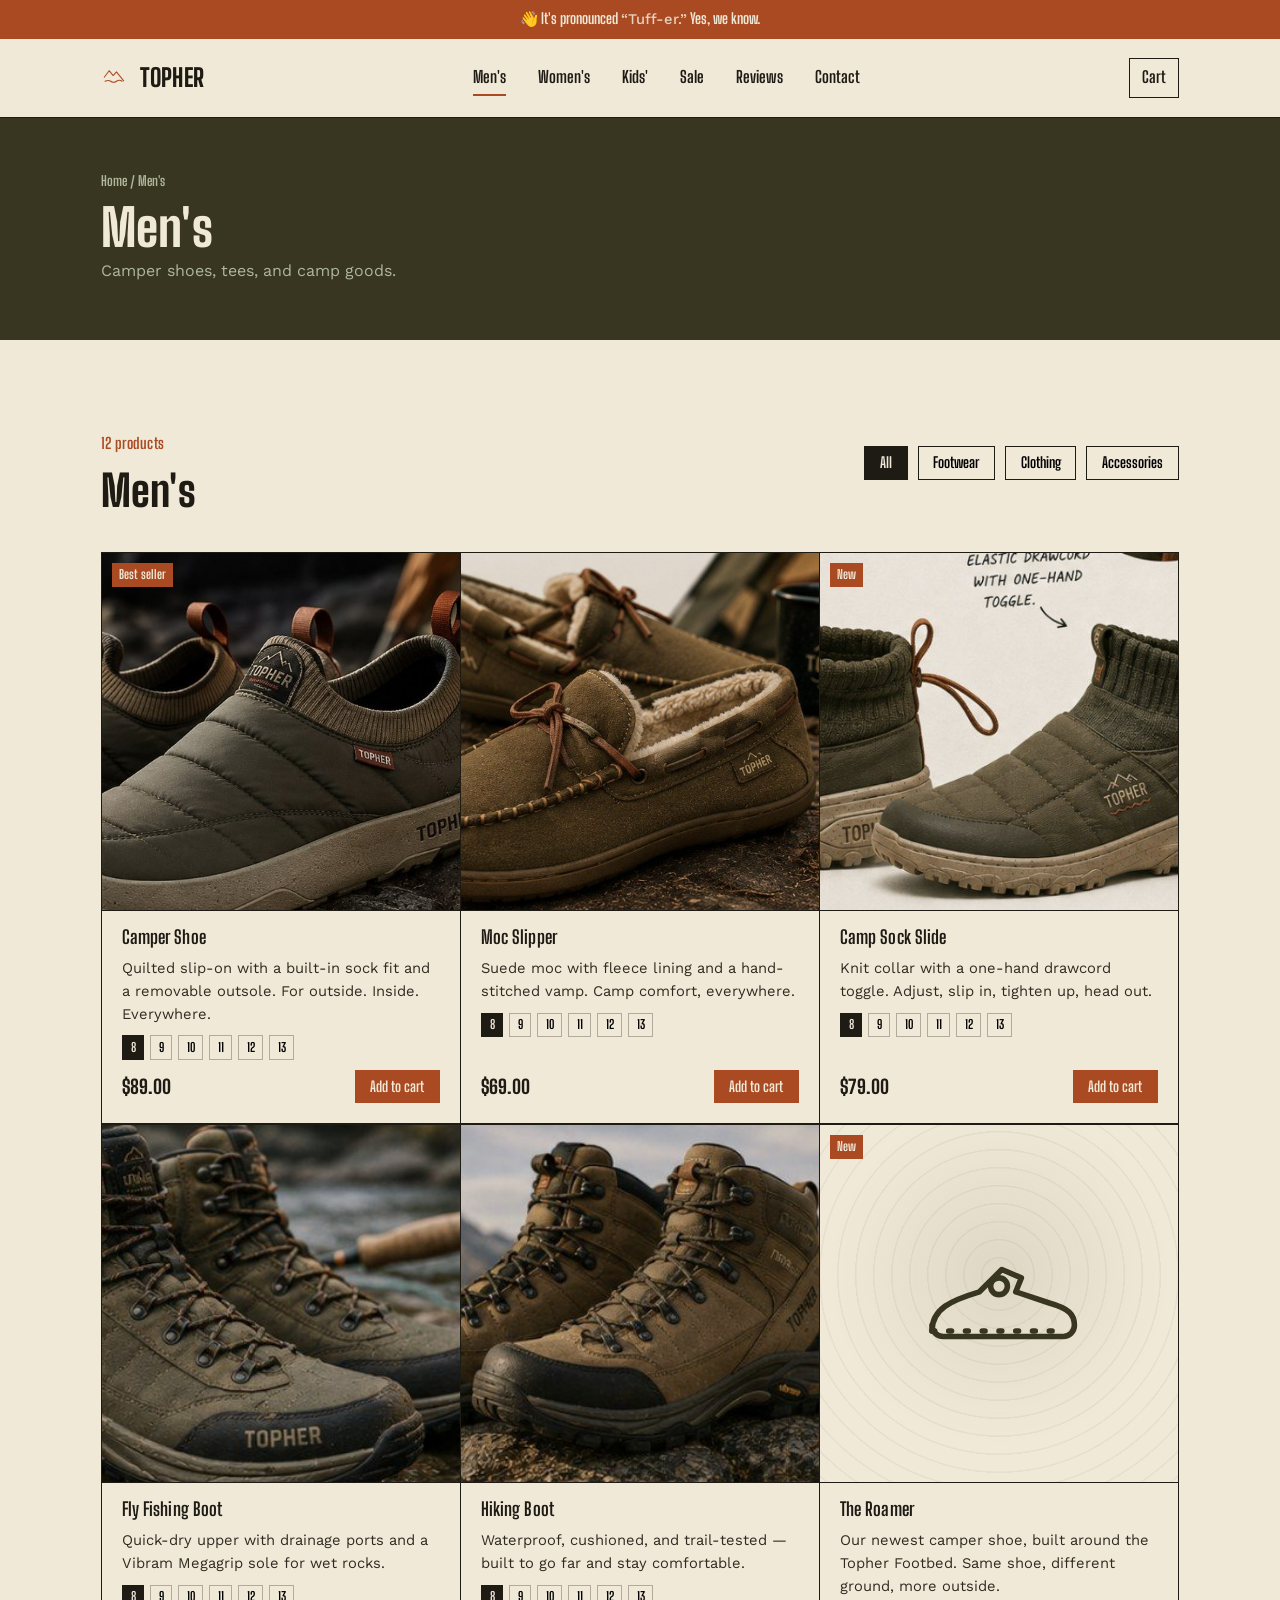
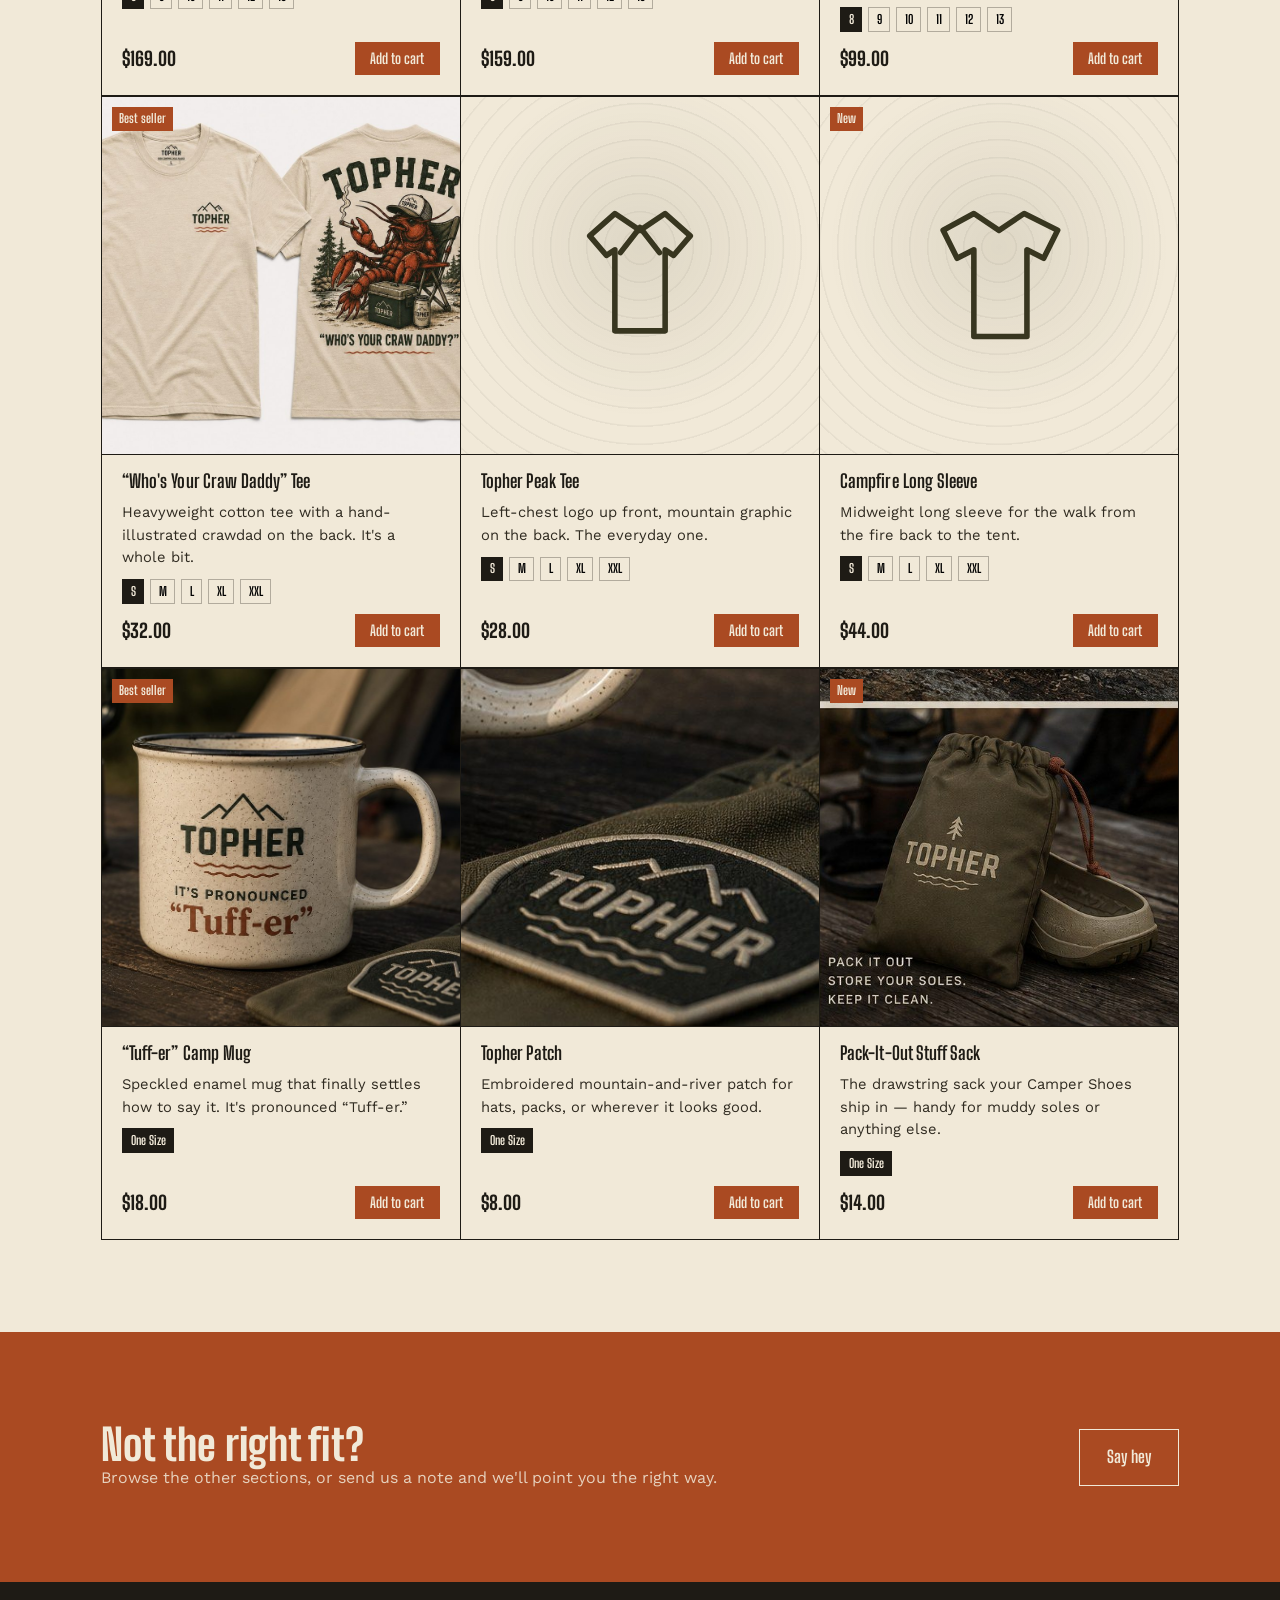
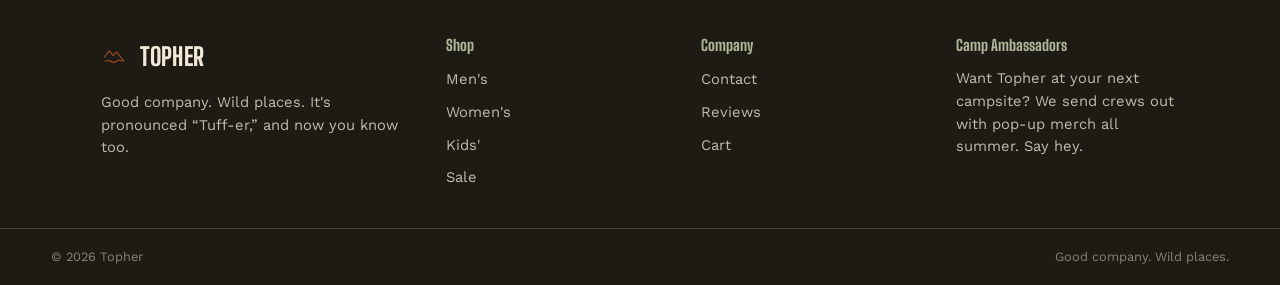
<file: men.html>
<!DOCTYPE html>
<html lang="en">
<head>
<meta charset="UTF-8">
<meta name="viewport" content="width=device-width, initial-scale=1.0">
<title>Shop Men's — Topher</title>
<meta name="description" content="Camper shoes, tees, and camp goods.">
<link rel="stylesheet" href="css/styles.css">
</head>
<body>

<div class="announce">👋 It's pronounced <span>“Tuff-er.”</span> Yes, we know.</div>

<nav class="site-nav">
  <div class="wrap">
    <a href="index.html" class="brand"><span class="mark"></span>TOPHER</a>
    <button class="nav-toggle" aria-label="Toggle menu" aria-expanded="false">☰</button>
    <div class="nav-links">
      <a href="men.html" aria-current="page">Men's</a>
      <a href="women.html" >Women's</a>
      <a href="kids.html" >Kids'</a>
      <a href="sale.html" >Sale</a>
      <a href="reviews.html">Reviews</a>
      <a href="contact.html">Contact</a>
    </div>
    <a href="cart.html" class="nav-cart">Cart <span class="cart-count" data-cart-count>0</span></a>
  </div>
</nav>

<div class="page-head">
  <div class="wrap">
    <p class="crumb"><a href="index.html">Home</a> / Men's</p>
    <h1>Men's</h1>
    <p>Camper shoes, tees, and camp goods.</p>
  </div>
</div>

<section>
  <div class="wrap">
    <div class="section-head">
      <div><p class="eyebrow" id="count-label">Products</p><h2>Men's</h2></div>
      <div class="filter-row" id="filter-row">
        <button class="filter-chip" data-filter="all" aria-pressed="true">All</button>
        <button class="filter-chip" data-filter="footwear" aria-pressed="false">Footwear</button>
        <button class="filter-chip" data-filter="clothing" aria-pressed="false">Clothing</button>
        <button class="filter-chip" data-filter="accessories" aria-pressed="false">Accessories</button>
      </div>
    </div>
    <div class="product-grid" id="audience-grid"></div>
  </div>
</section>

<section class="promo-band">
  <div class="wrap">
    <div>
      <h2>Not the right fit?</h2>
      <p style="margin:0;color:rgba(241,233,216,0.85);">Browse the other sections, or send us a note and we'll point you the right way.</p>
    </div>
    <a href="contact.html" class="btn btn-ghost">Say hey</a>
  </div>
</section>

<footer class="site-footer">
  <div class="wrap">
    <div>
      <div class="brand" style="margin-bottom:14px;"><span class="mark"></span>TOPHER</div>
      <p>Good company. Wild places. It's pronounced “Tuff-er,” and now you know too.</p>
    </div>
    <div>
      <h4>Shop</h4>
      <ul>
        <li><a href="men.html">Men's</a></li>
        <li><a href="women.html">Women's</a></li>
        <li><a href="kids.html">Kids'</a></li>
        <li><a href="sale.html">Sale</a></li>
      </ul>
    </div>
    <div>
      <h4>Company</h4>
      <ul>
        <li><a href="contact.html">Contact</a></li>
        <li><a href="reviews.html">Reviews</a></li>
        <li><a href="cart.html">Cart</a></li>
      </ul>
    </div>
    <div>
      <h4>Camp Ambassadors</h4>
      <p>Want Topher at your next campsite? We send crews out with pop-up merch all summer. <a href="contact.html">Say hey.</a></p>
    </div>
  </div>
  <div class="footer-bottom">
    <span>© 2026 Topher</span>
    <span>Good company. Wild places.</span>
  </div>
</footer>

<script src="js/products.js"></script>
<script src="js/cart.js"></script>
<script src="js/main.js"></script>
<script>
  const AUDIENCE = "mens";
  const EMPTY_HTML = null;

  function currentType(){
    const active = document.querySelector("#filter-row .filter-chip[aria-pressed='true']");
    return active ? active.dataset.filter : "all";
  }

  function refresh(){
    const list = productsFor(AUDIENCE, currentType());
    renderProductGrid("audience-grid", list, EMPTY_HTML);
    document.getElementById("count-label").textContent = list.length + (list.length === 1 ? " product" : " products");
  }

  document.querySelectorAll("#filter-row .filter-chip").forEach(chip => {
    chip.addEventListener("click", () => {
      document.querySelectorAll("#filter-row .filter-chip").forEach(c => c.setAttribute("aria-pressed","false"));
      chip.setAttribute("aria-pressed","true");
      refresh();
    });
  });

  // Support deep links like men.html?type=footwear
  const urlType = new URLSearchParams(window.location.search).get("type");
  if(urlType){
    const match = document.querySelector('#filter-row .filter-chip[data-filter="' + urlType + '"]');
    if(match){
      document.querySelectorAll("#filter-row .filter-chip").forEach(c => c.setAttribute("aria-pressed","false"));
      match.setAttribute("aria-pressed","true");
    }
  }
  refresh();
</script>
</body>
</html>
</file>
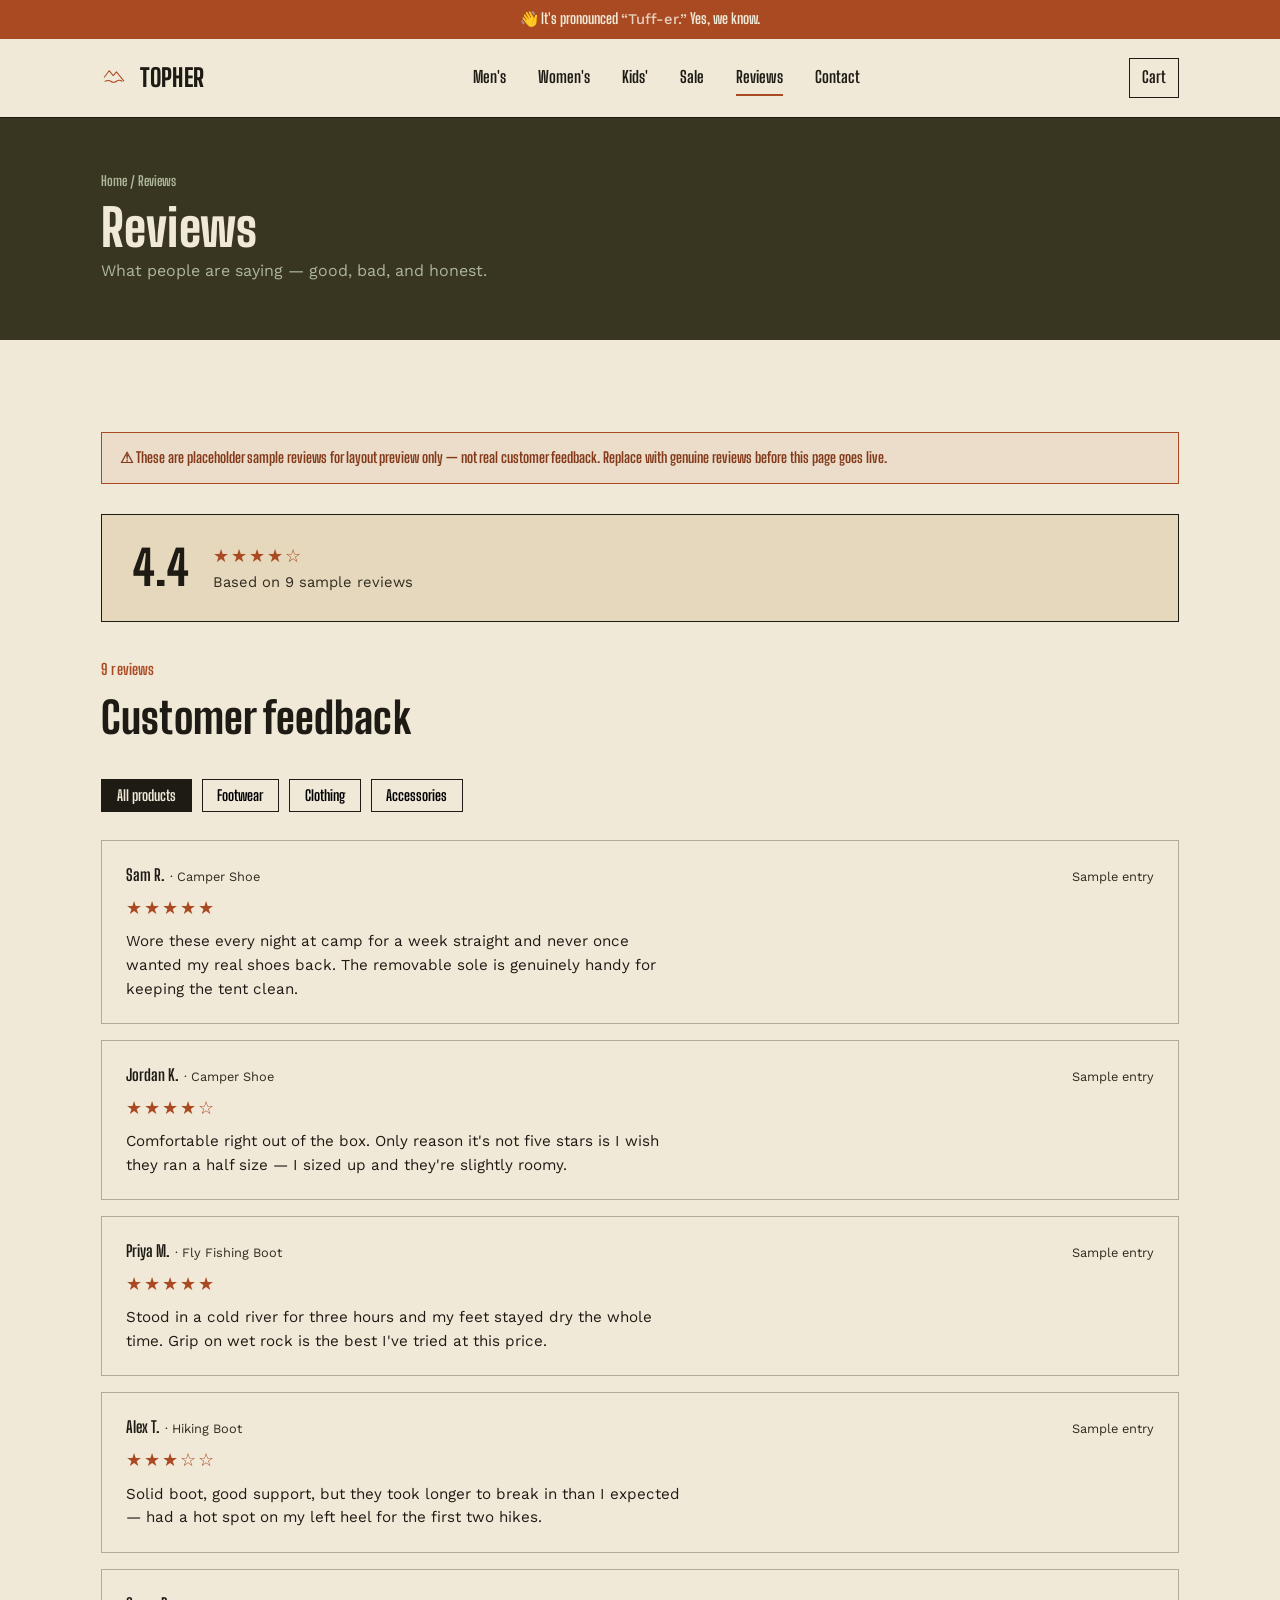
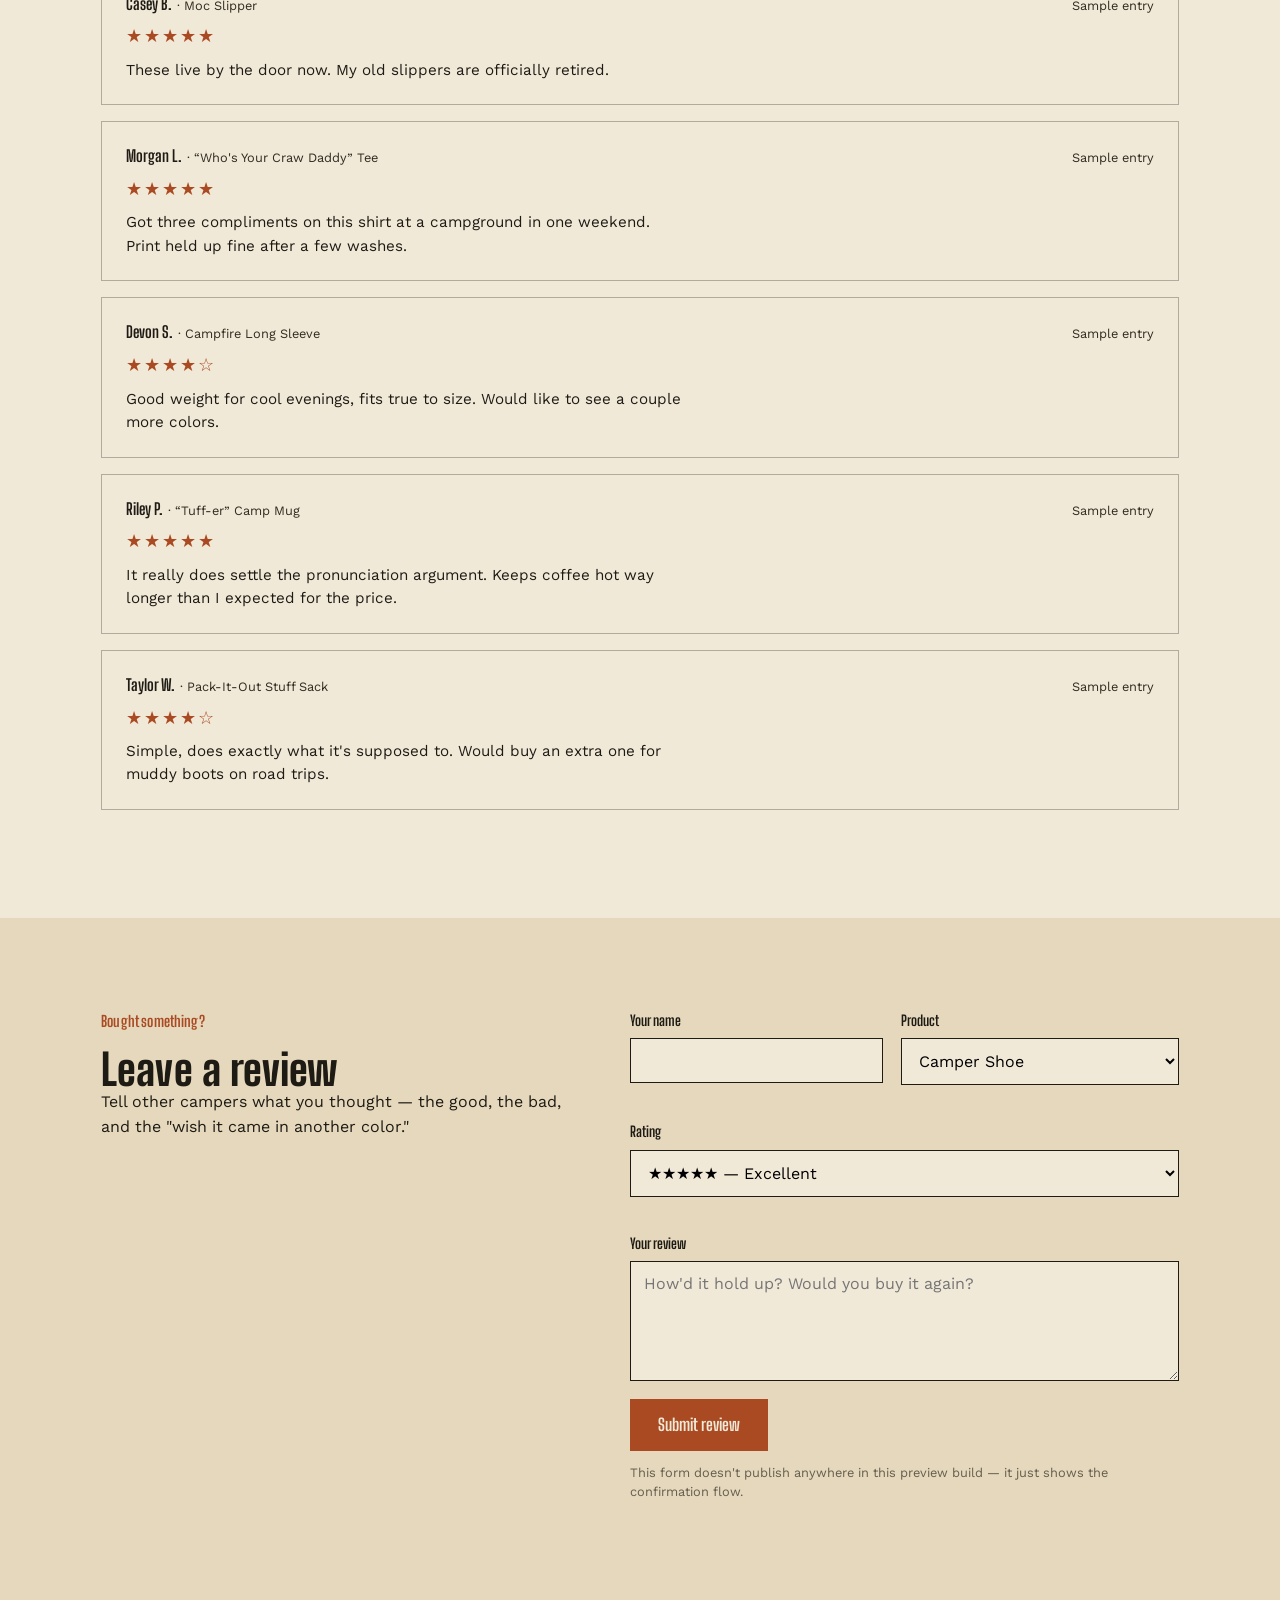
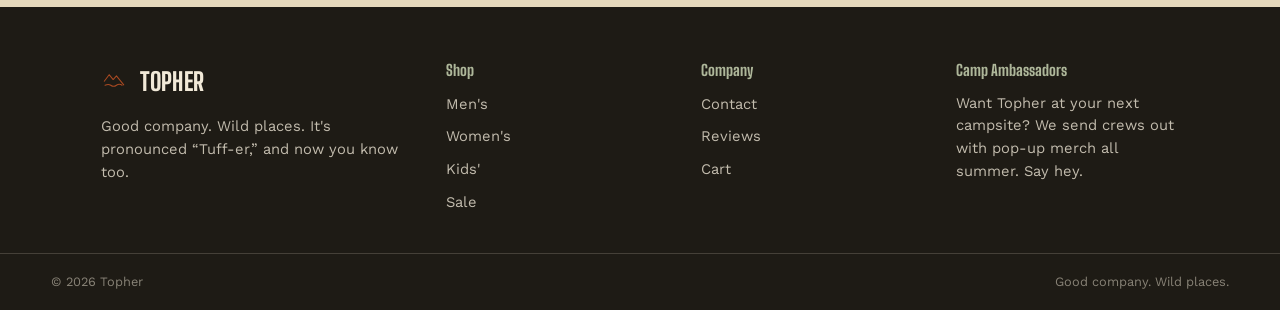
<file: reviews.html>
<!DOCTYPE html>
<html lang="en">
<head>
<meta charset="UTF-8">
<meta name="viewport" content="width=device-width, initial-scale=1.0">
<title>Reviews — Topher</title>
<meta name="description" content="What people are saying about Topher camper shoes and camp goods.">
<link rel="stylesheet" href="css/styles.css">
</head>
<body>

<div class="announce">👋 It's pronounced <span>“Tuff-er.”</span> Yes, we know.</div>

<nav class="site-nav">
  <div class="wrap">
    <a href="index.html" class="brand"><span class="mark"></span>TOPHER</a>
    <button class="nav-toggle" aria-label="Toggle menu" aria-expanded="false">☰</button>
    <div class="nav-links">
      <a href="men.html">Men's</a>
      <a href="women.html">Women's</a>
      <a href="kids.html">Kids'</a>
      <a href="sale.html">Sale</a>
      <a href="reviews.html" aria-current="page">Reviews</a>
      <a href="contact.html">Contact</a>
    </div>
    <a href="cart.html" class="nav-cart">Cart <span class="cart-count" data-cart-count>0</span></a>
  </div>
</nav>

<div class="page-head">
  <div class="wrap">
    <p class="crumb"><a href="index.html">Home</a> / Reviews</p>
    <h1>Reviews</h1>
    <p>What people are saying — good, bad, and honest.</p>
  </div>
</div>

<section>
  <div class="wrap">

    <div class="sample-banner">
      ⚠ These are placeholder sample reviews for layout preview only — not real customer feedback. Replace with genuine reviews before this page goes live.
    </div>

    <div class="review-summary">
      <span class="avg" id="avg-score">—</span>
      <div>
        <div class="stars" id="avg-stars"></div>
        <div class="count" id="review-count">Loading reviews…</div>
      </div>
    </div>

    <div class="section-head">
      <div><p class="eyebrow" id="filter-count">All reviews</p><h2>Customer feedback</h2></div>
    </div>
    <div class="review-filter" id="filter-row">
      <button class="filter-chip" data-filter="all" aria-pressed="true">All products</button>
      <button class="filter-chip" data-filter="footwear" aria-pressed="false">Footwear</button>
      <button class="filter-chip" data-filter="clothing" aria-pressed="false">Clothing</button>
      <button class="filter-chip" data-filter="accessories" aria-pressed="false">Accessories</button>
    </div>

    <div id="review-list"></div>

  </div>
</section>

<section style="background:var(--canvas-2);">
  <div class="wrap contact-grid">
    <div>
      <p class="eyebrow">Bought something?</p>
      <h2>Leave a review</h2>
      <p>Tell other campers what you thought — the good, the bad, and the "wish it came in another color."</p>
    </div>
    <div>
      <form id="review-form" novalidate>
        <div class="form-grid">
          <div class="field">
            <label for="rname">Your name</label>
            <input type="text" id="rname" required>
          </div>
          <div class="field">
            <label for="rproduct">Product</label>
            <select id="rproduct">
              <option>Camper Shoe</option>
              <option>Moc Slipper</option>
              <option>Camp Sock Slide</option>
              <option>Fly Fishing Boot</option>
              <option>Hiking Boot</option>
              <option>The Roamer</option>
              <option>"Who's Your Craw Daddy" Tee</option>
              <option>Topher Peak Tee</option>
              <option>Campfire Long Sleeve</option>
              <option>"Tuff-er" Camp Mug</option>
              <option>Topher Patch</option>
              <option>Pack-It-Out Stuff Sack</option>
            </select>
          </div>
          <div class="field full">
            <label for="rrating">Rating</label>
            <select id="rrating">
              <option value="5">★★★★★ — Excellent</option>
              <option value="4">★★★★☆ — Good</option>
              <option value="3">★★★☆☆ — Okay</option>
              <option value="2">★★☆☆☆ — Not great</option>
              <option value="1">★☆☆☆☆ — Poor</option>
            </select>
          </div>
          <div class="field full">
            <label for="rtext">Your review</label>
            <textarea id="rtext" required placeholder="How'd it hold up? Would you buy it again?"></textarea>
          </div>
        </div>
        <button type="submit" class="btn btn-solid">Submit review</button>
        <p class="hint" style="margin-top:12px;">This form doesn't publish anywhere in this preview build — it just shows the confirmation flow.</p>
        <div class="form-status" id="form-status" role="status">Thanks for the review — it'll show up here once it's approved.</div>
      </form>
    </div>
  </div>
</section>

<footer class="site-footer">
  <div class="wrap">
    <div>
      <div class="brand" style="margin-bottom:14px;"><span class="mark"></span>TOPHER</div>
      <p>Good company. Wild places. It's pronounced “Tuff-er,” and now you know too.</p>
    </div>
    <div>
      <h4>Shop</h4>
      <ul>
        <li><a href="men.html">Men's</a></li>
        <li><a href="women.html">Women's</a></li>
        <li><a href="kids.html">Kids'</a></li>
        <li><a href="sale.html">Sale</a></li>
      </ul>
    </div>
    <div>
      <h4>Company</h4>
      <ul>
        <li><a href="contact.html">Contact</a></li>
        <li><a href="reviews.html">Reviews</a></li>
        <li><a href="cart.html">Cart</a></li>
      </ul>
    </div>
    <div>
      <h4>Camp Ambassadors</h4>
      <p>Want Topher at your next campsite? We send crews out with pop-up merch all summer. <a href="contact.html">Say hey.</a></p>
    </div>
  </div>
  <div class="footer-bottom">
    <span>© 2026 Topher</span>
    <span>Good company. Wild places.</span>
  </div>
</footer>

<script src="js/products.js"></script>
<script src="js/cart.js"></script>
<script src="js/main.js"></script>
<script src="js/reviews.js"></script>
<script>
  function stars(n){
    return "★".repeat(n) + "☆".repeat(5 - n);
  }

  function renderReviews(filterType){
    const list = filterType === "all" ? SAMPLE_REVIEWS : SAMPLE_REVIEWS.filter(r => r.type === filterType);
    const wrap = document.getElementById("review-list");
    wrap.innerHTML = "";
    if(list.length === 0){
      wrap.innerHTML = `<div class="empty-callout"><h3>No reviews in this category yet</h3><p>Be the first — use the form below.</p></div>`;
    } else {
      list.forEach(r => {
        const card = document.createElement("div");
        card.className = "review-card";
        card.innerHTML = `
          <div class="row1">
            <div>
              <span class="name">${r.name}</span>
              <span class="product-tag"> · ${r.product}</span>
            </div>
            <span class="date">${r.date}</span>
          </div>
          <div class="stars">${stars(r.rating)}</div>
          <p>${r.text}</p>
        `;
        wrap.appendChild(card);
      });
    }
    document.getElementById("filter-count").textContent = list.length + (list.length === 1 ? " review" : " reviews");
  }

  function renderSummary(){
    const avg = (SAMPLE_REVIEWS.reduce((s,r) => s + r.rating, 0) / SAMPLE_REVIEWS.length).toFixed(1);
    document.getElementById("avg-score").textContent = avg;
    document.getElementById("avg-stars").textContent = stars(Math.round(avg));
    document.getElementById("review-count").textContent = "Based on " + SAMPLE_REVIEWS.length + " sample reviews";
  }

  document.querySelectorAll("#filter-row .filter-chip").forEach(chip => {
    chip.addEventListener("click", () => {
      document.querySelectorAll("#filter-row .filter-chip").forEach(c => c.setAttribute("aria-pressed","false"));
      chip.setAttribute("aria-pressed","true");
      renderReviews(chip.dataset.filter);
    });
  });

  renderSummary();
  renderReviews("all");

  const form = document.getElementById("review-form");
  const status = document.getElementById("form-status");
  form.addEventListener("submit", (e) => {
    e.preventDefault();
    if(!form.checkValidity()){
      form.reportValidity();
      return;
    }
    status.classList.add("visible");
    form.reset();
  });
</script>
</body>
</html>
</file>
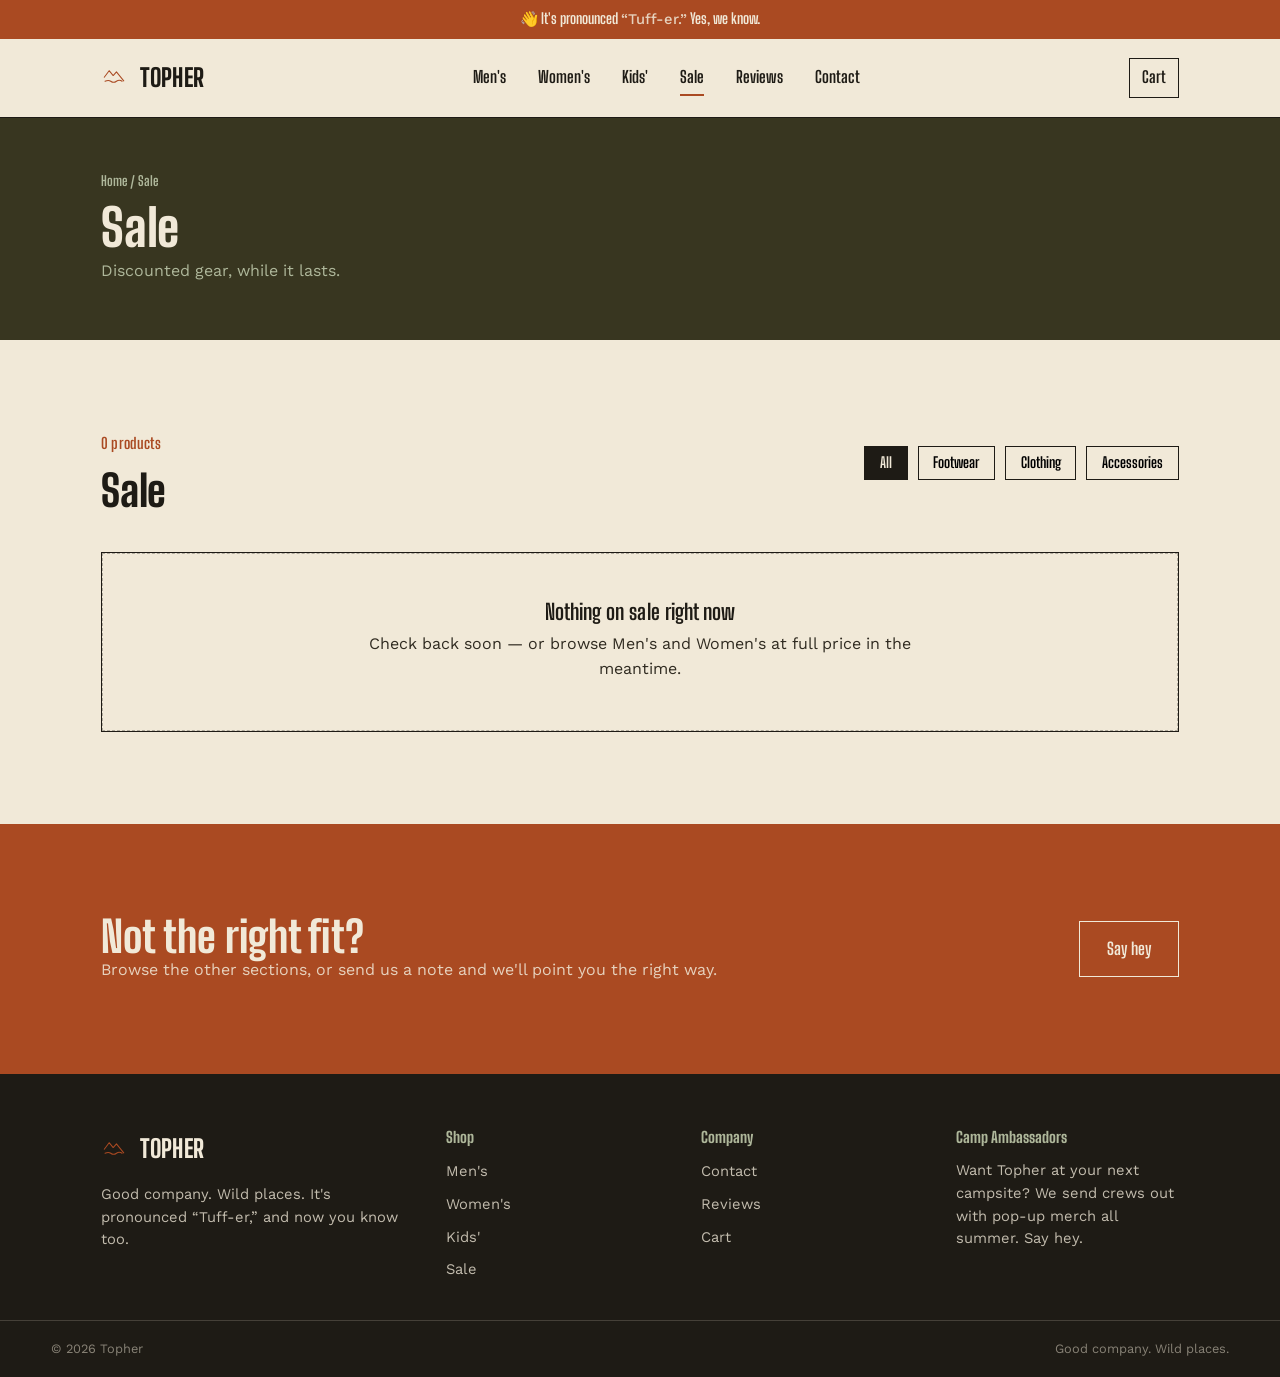
<file: sale.html>
<!DOCTYPE html>
<html lang="en">
<head>
<meta charset="UTF-8">
<meta name="viewport" content="width=device-width, initial-scale=1.0">
<title>Shop Sale — Topher</title>
<meta name="description" content="Discounted gear, while it lasts.">
<link rel="stylesheet" href="css/styles.css">
</head>
<body>

<div class="announce">👋 It's pronounced <span>“Tuff-er.”</span> Yes, we know.</div>

<nav class="site-nav">
  <div class="wrap">
    <a href="index.html" class="brand"><span class="mark"></span>TOPHER</a>
    <button class="nav-toggle" aria-label="Toggle menu" aria-expanded="false">☰</button>
    <div class="nav-links">
      <a href="men.html" >Men's</a>
      <a href="women.html" >Women's</a>
      <a href="kids.html" >Kids'</a>
      <a href="sale.html" aria-current="page">Sale</a>
      <a href="reviews.html">Reviews</a>
      <a href="contact.html">Contact</a>
    </div>
    <a href="cart.html" class="nav-cart">Cart <span class="cart-count" data-cart-count>0</span></a>
  </div>
</nav>

<div class="page-head">
  <div class="wrap">
    <p class="crumb"><a href="index.html">Home</a> / Sale</p>
    <h1>Sale</h1>
    <p>Discounted gear, while it lasts.</p>
  </div>
</div>

<section>
  <div class="wrap">
    <div class="section-head">
      <div><p class="eyebrow" id="count-label">Products</p><h2>Sale</h2></div>
      <div class="filter-row" id="filter-row">
        <button class="filter-chip" data-filter="all" aria-pressed="true">All</button>
        <button class="filter-chip" data-filter="footwear" aria-pressed="false">Footwear</button>
        <button class="filter-chip" data-filter="clothing" aria-pressed="false">Clothing</button>
        <button class="filter-chip" data-filter="accessories" aria-pressed="false">Accessories</button>
      </div>
    </div>
    <div class="product-grid" id="audience-grid"></div>
  </div>
</section>

<section class="promo-band">
  <div class="wrap">
    <div>
      <h2>Not the right fit?</h2>
      <p style="margin:0;color:rgba(241,233,216,0.85);">Browse the other sections, or send us a note and we'll point you the right way.</p>
    </div>
    <a href="contact.html" class="btn btn-ghost">Say hey</a>
  </div>
</section>

<footer class="site-footer">
  <div class="wrap">
    <div>
      <div class="brand" style="margin-bottom:14px;"><span class="mark"></span>TOPHER</div>
      <p>Good company. Wild places. It's pronounced “Tuff-er,” and now you know too.</p>
    </div>
    <div>
      <h4>Shop</h4>
      <ul>
        <li><a href="men.html">Men's</a></li>
        <li><a href="women.html">Women's</a></li>
        <li><a href="kids.html">Kids'</a></li>
        <li><a href="sale.html">Sale</a></li>
      </ul>
    </div>
    <div>
      <h4>Company</h4>
      <ul>
        <li><a href="contact.html">Contact</a></li>
        <li><a href="reviews.html">Reviews</a></li>
        <li><a href="cart.html">Cart</a></li>
      </ul>
    </div>
    <div>
      <h4>Camp Ambassadors</h4>
      <p>Want Topher at your next campsite? We send crews out with pop-up merch all summer. <a href="contact.html">Say hey.</a></p>
    </div>
  </div>
  <div class="footer-bottom">
    <span>© 2026 Topher</span>
    <span>Good company. Wild places.</span>
  </div>
</footer>

<script src="js/products.js"></script>
<script src="js/cart.js"></script>
<script src="js/main.js"></script>
<script>
  const AUDIENCE = "sale";
  const EMPTY_HTML = `<div class="empty-callout"><h3>Nothing on sale right now</h3><p>Check back soon — or browse <a href="men.html">Men's</a> and <a href="women.html">Women's</a> at full price in the meantime.</p></div>`;

  function currentType(){
    const active = document.querySelector("#filter-row .filter-chip[aria-pressed='true']");
    return active ? active.dataset.filter : "all";
  }

  function refresh(){
    const list = productsFor(AUDIENCE, currentType());
    renderProductGrid("audience-grid", list, EMPTY_HTML);
    document.getElementById("count-label").textContent = list.length + (list.length === 1 ? " product" : " products");
  }

  document.querySelectorAll("#filter-row .filter-chip").forEach(chip => {
    chip.addEventListener("click", () => {
      document.querySelectorAll("#filter-row .filter-chip").forEach(c => c.setAttribute("aria-pressed","false"));
      chip.setAttribute("aria-pressed","true");
      refresh();
    });
  });

  // Support deep links like men.html?type=footwear
  const urlType = new URLSearchParams(window.location.search).get("type");
  if(urlType){
    const match = document.querySelector('#filter-row .filter-chip[data-filter="' + urlType + '"]');
    if(match){
      document.querySelectorAll("#filter-row .filter-chip").forEach(c => c.setAttribute("aria-pressed","false"));
      match.setAttribute("aria-pressed","true");
    }
  }
  refresh();
</script>
</body>
</html>
</file>
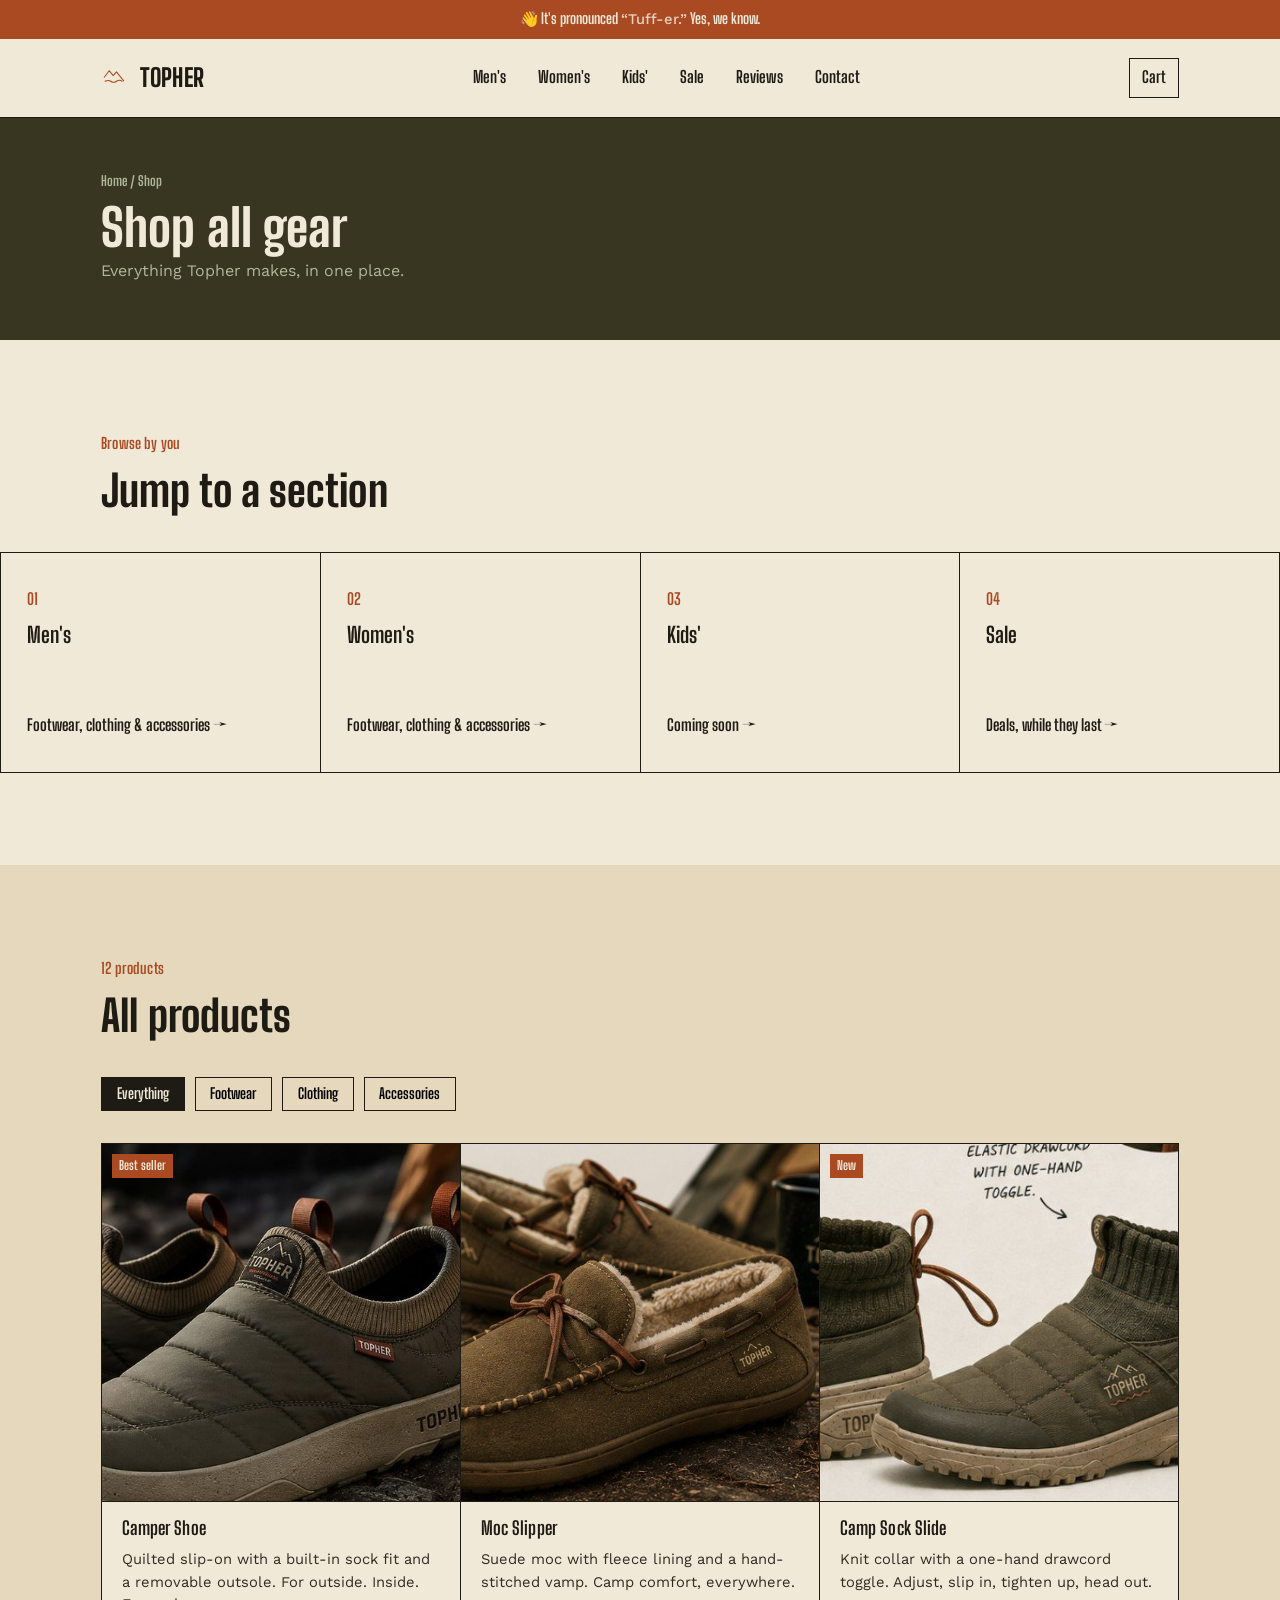
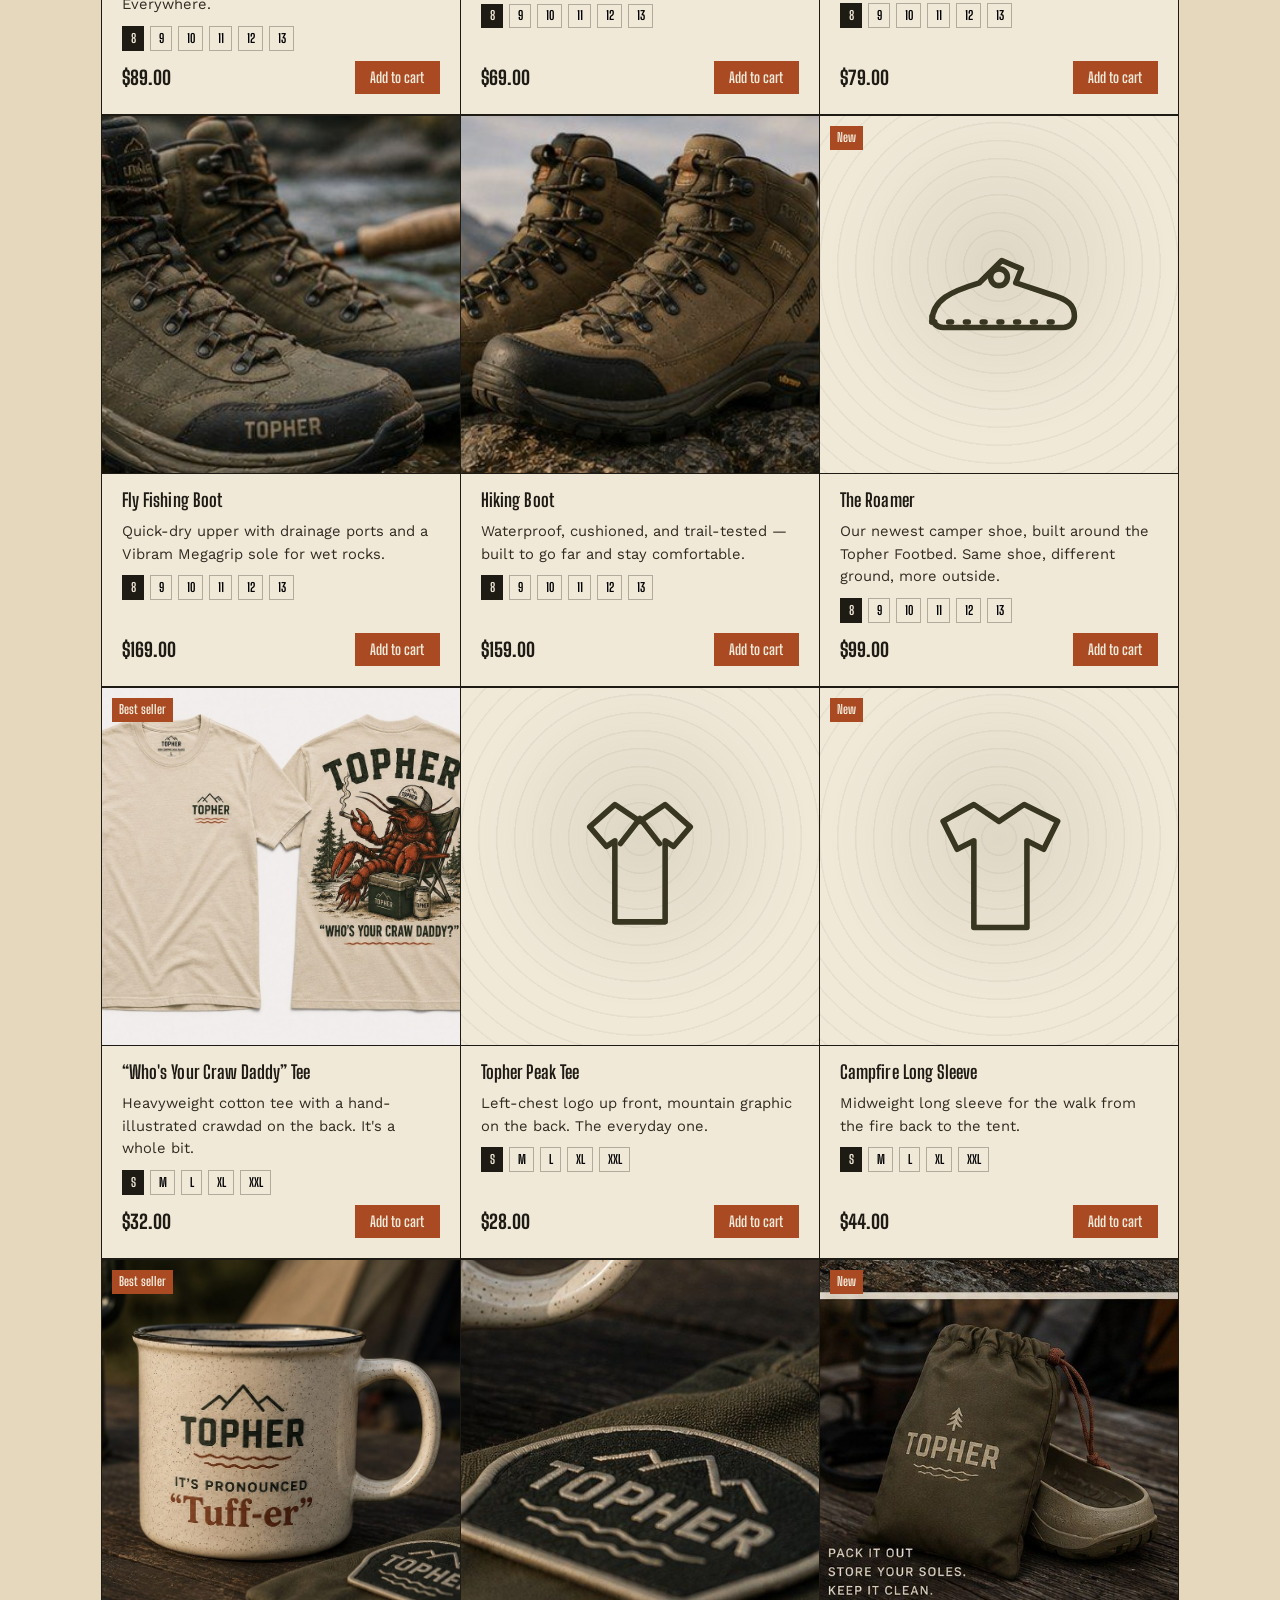
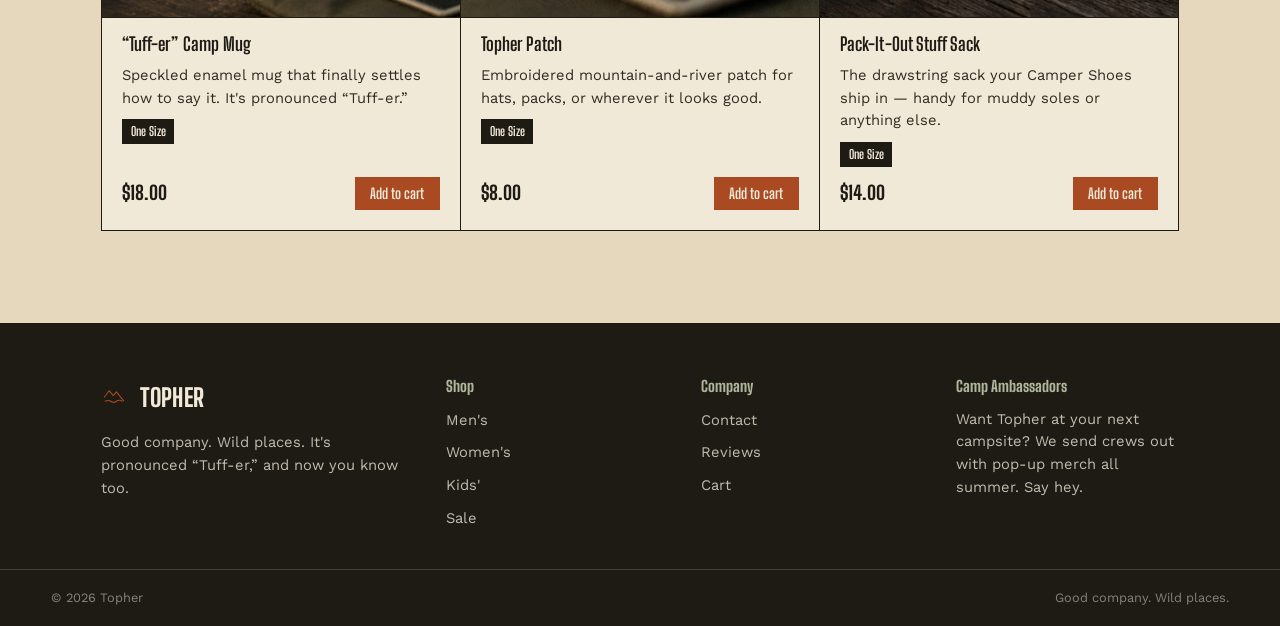
<file: shop.html>
<!DOCTYPE html>
<html lang="en">
<head>
<meta charset="UTF-8">
<meta name="viewport" content="width=device-width, initial-scale=1.0">
<title>Shop All Gear — Topher</title>
<meta name="description" content="Browse Men's, Women's, and Kids' camper shoes, boots, clothing, and camp accessories from Topher.">
<link rel="stylesheet" href="css/styles.css">
</head>
<body>

<div class="announce">👋 It's pronounced <span>“Tuff-er.”</span> Yes, we know.</div>

<nav class="site-nav">
  <div class="wrap">
    <a href="index.html" class="brand"><span class="mark"></span>TOPHER</a>
    <button class="nav-toggle" aria-label="Toggle menu" aria-expanded="false">☰</button>
    <div class="nav-links">
      <a href="men.html">Men's</a>
      <a href="women.html">Women's</a>
      <a href="kids.html">Kids'</a>
      <a href="sale.html">Sale</a>
      <a href="reviews.html">Reviews</a>
      <a href="contact.html">Contact</a>
    </div>
    <a href="cart.html" class="nav-cart">Cart <span class="cart-count" data-cart-count>0</span></a>
  </div>
</nav>

<div class="page-head">
  <div class="wrap">
    <p class="crumb"><a href="index.html">Home</a> / Shop</p>
    <h1>Shop all gear</h1>
    <p>Everything Topher makes, in one place.</p>
  </div>
</div>

<section>
  <div class="wrap">
    <div class="section-head">
      <div><p class="eyebrow">Browse by you</p><h2>Jump to a section</h2></div>
    </div>
  </div>
  <div class="cat-grid">
    <a class="cat-card" href="men.html">
      <div><span class="num">01</span><h3>Men's</h3></div>
      <span class="go">Footwear, clothing & accessories →</span>
    </a>
    <a class="cat-card" href="women.html">
      <div><span class="num">02</span><h3>Women's</h3></div>
      <span class="go">Footwear, clothing & accessories →</span>
    </a>
    <a class="cat-card" href="kids.html">
      <div><span class="num">03</span><h3>Kids'</h3></div>
      <span class="go">Coming soon →</span>
    </a>
    <a class="cat-card" href="sale.html">
      <div><span class="num">04</span><h3>Sale</h3></div>
      <span class="go">Deals, while they last →</span>
    </a>
  </div>
</section>

<section style="background:var(--canvas-2);">
  <div class="wrap">
    <div class="section-head">
      <div><p class="eyebrow" id="count-label">Everything</p><h2>All products</h2></div>
    </div>
    <div class="filter-row" id="filter-row">
      <button class="filter-chip" data-filter="all" aria-pressed="true">Everything</button>
      <button class="filter-chip" data-filter="footwear" aria-pressed="false">Footwear</button>
      <button class="filter-chip" data-filter="clothing" aria-pressed="false">Clothing</button>
      <button class="filter-chip" data-filter="accessories" aria-pressed="false">Accessories</button>
    </div>
    <div class="product-grid" id="all-grid"></div>
  </div>
</section>

<footer class="site-footer">
  <div class="wrap">
    <div>
      <div class="brand" style="margin-bottom:14px;"><span class="mark"></span>TOPHER</div>
      <p>Good company. Wild places. It's pronounced “Tuff-er,” and now you know too.</p>
    </div>
    <div>
      <h4>Shop</h4>
      <ul>
        <li><a href="men.html">Men's</a></li>
        <li><a href="women.html">Women's</a></li>
        <li><a href="kids.html">Kids'</a></li>
        <li><a href="sale.html">Sale</a></li>
      </ul>
    </div>
    <div>
      <h4>Company</h4>
      <ul>
        <li><a href="contact.html">Contact</a></li>
        <li><a href="reviews.html">Reviews</a></li>
        <li><a href="cart.html">Cart</a></li>
      </ul>
    </div>
    <div>
      <h4>Camp Ambassadors</h4>
      <p>Want Topher at your next campsite? We send crews out with pop-up merch all summer. <a href="contact.html">Say hey.</a></p>
    </div>
  </div>
  <div class="footer-bottom">
    <span>© 2026 Topher</span>
    <span>Good company. Wild places.</span>
  </div>
</footer>

<script src="js/products.js"></script>
<script src="js/cart.js"></script>
<script src="js/main.js"></script>
<script>
  renderProductGrid("all-grid", PRODUCTS);
  document.getElementById("count-label").textContent = PRODUCTS.length + " products";
  document.querySelectorAll("#filter-row .filter-chip").forEach(chip => {
    chip.addEventListener("click", () => {
      document.querySelectorAll("#filter-row .filter-chip").forEach(c => c.setAttribute("aria-pressed","false"));
      chip.setAttribute("aria-pressed","true");
      const f = chip.dataset.filter;
      const list = f === "all" ? PRODUCTS : PRODUCTS.filter(p => p.type === f);
      renderProductGrid("all-grid", list);
      document.getElementById("count-label").textContent = list.length + (list.length === 1 ? " product" : " products");
    });
  });
</script>
</body>
</html>
</file>
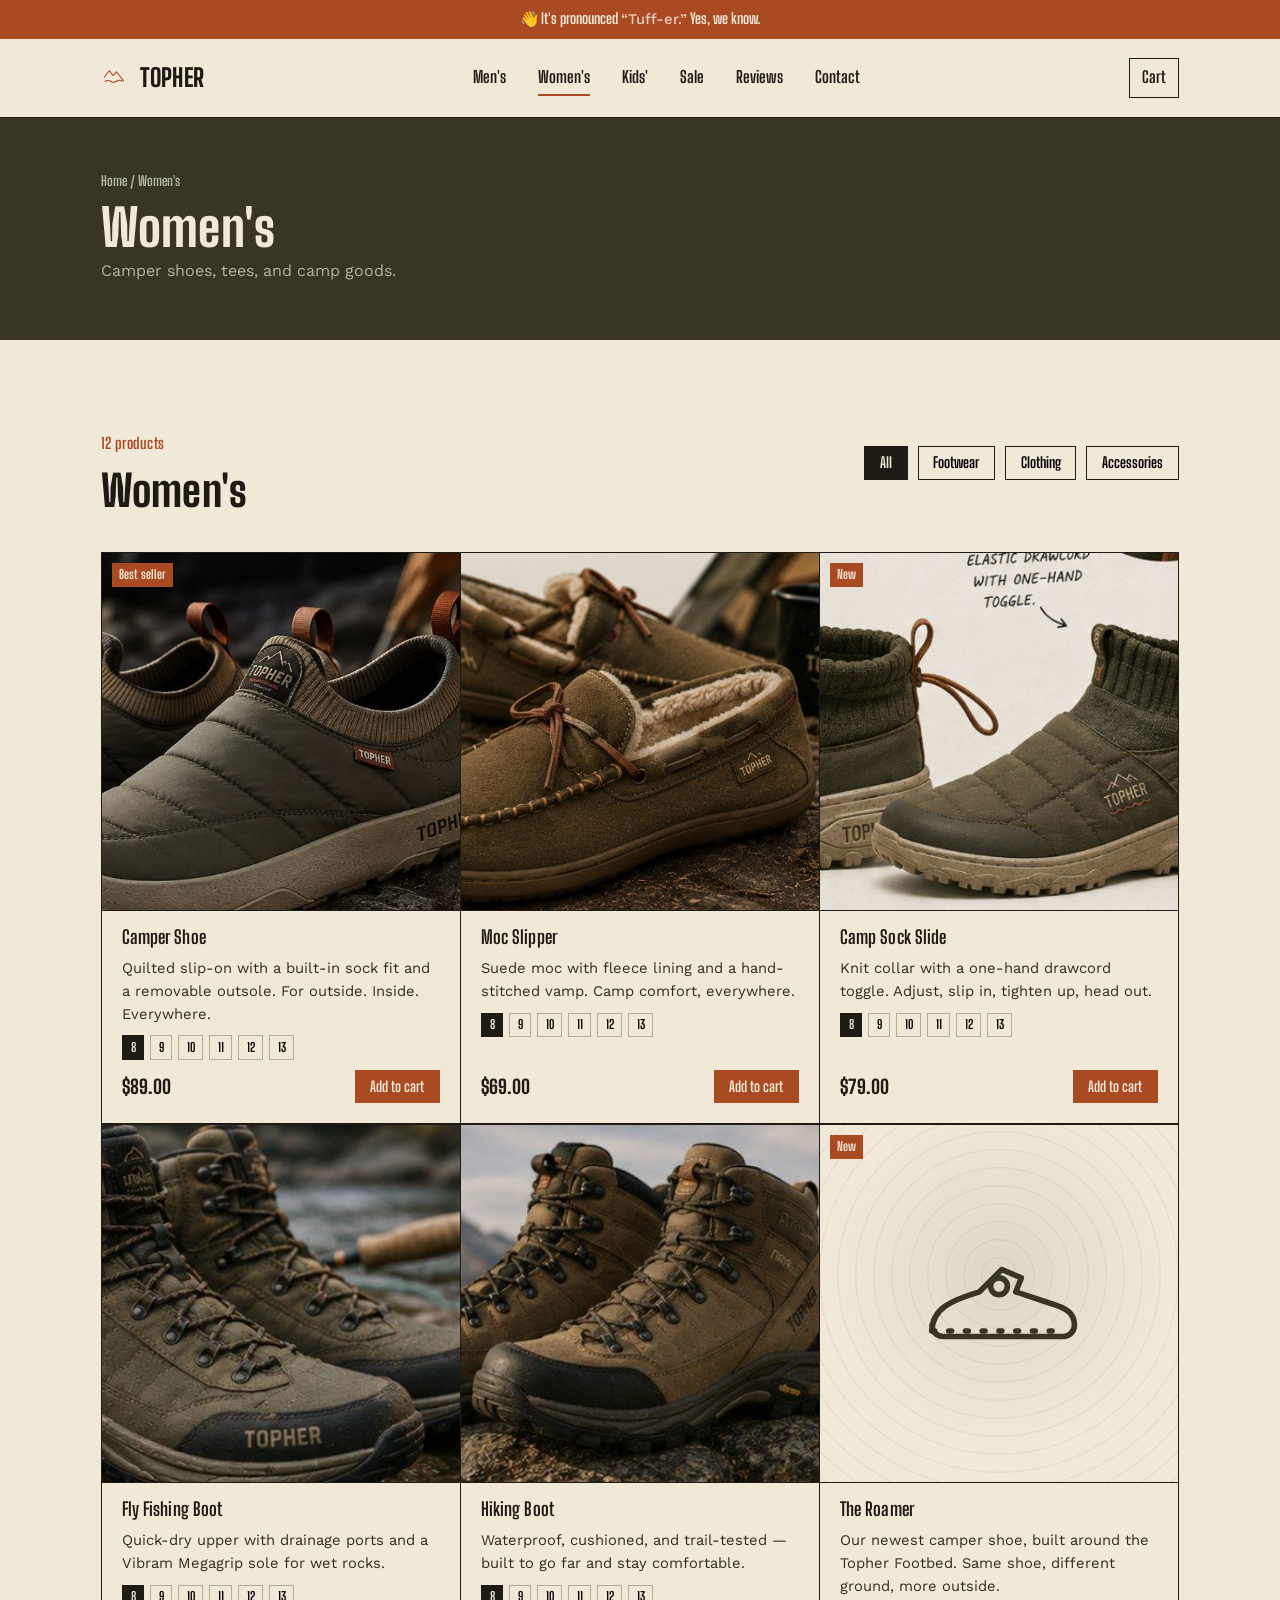
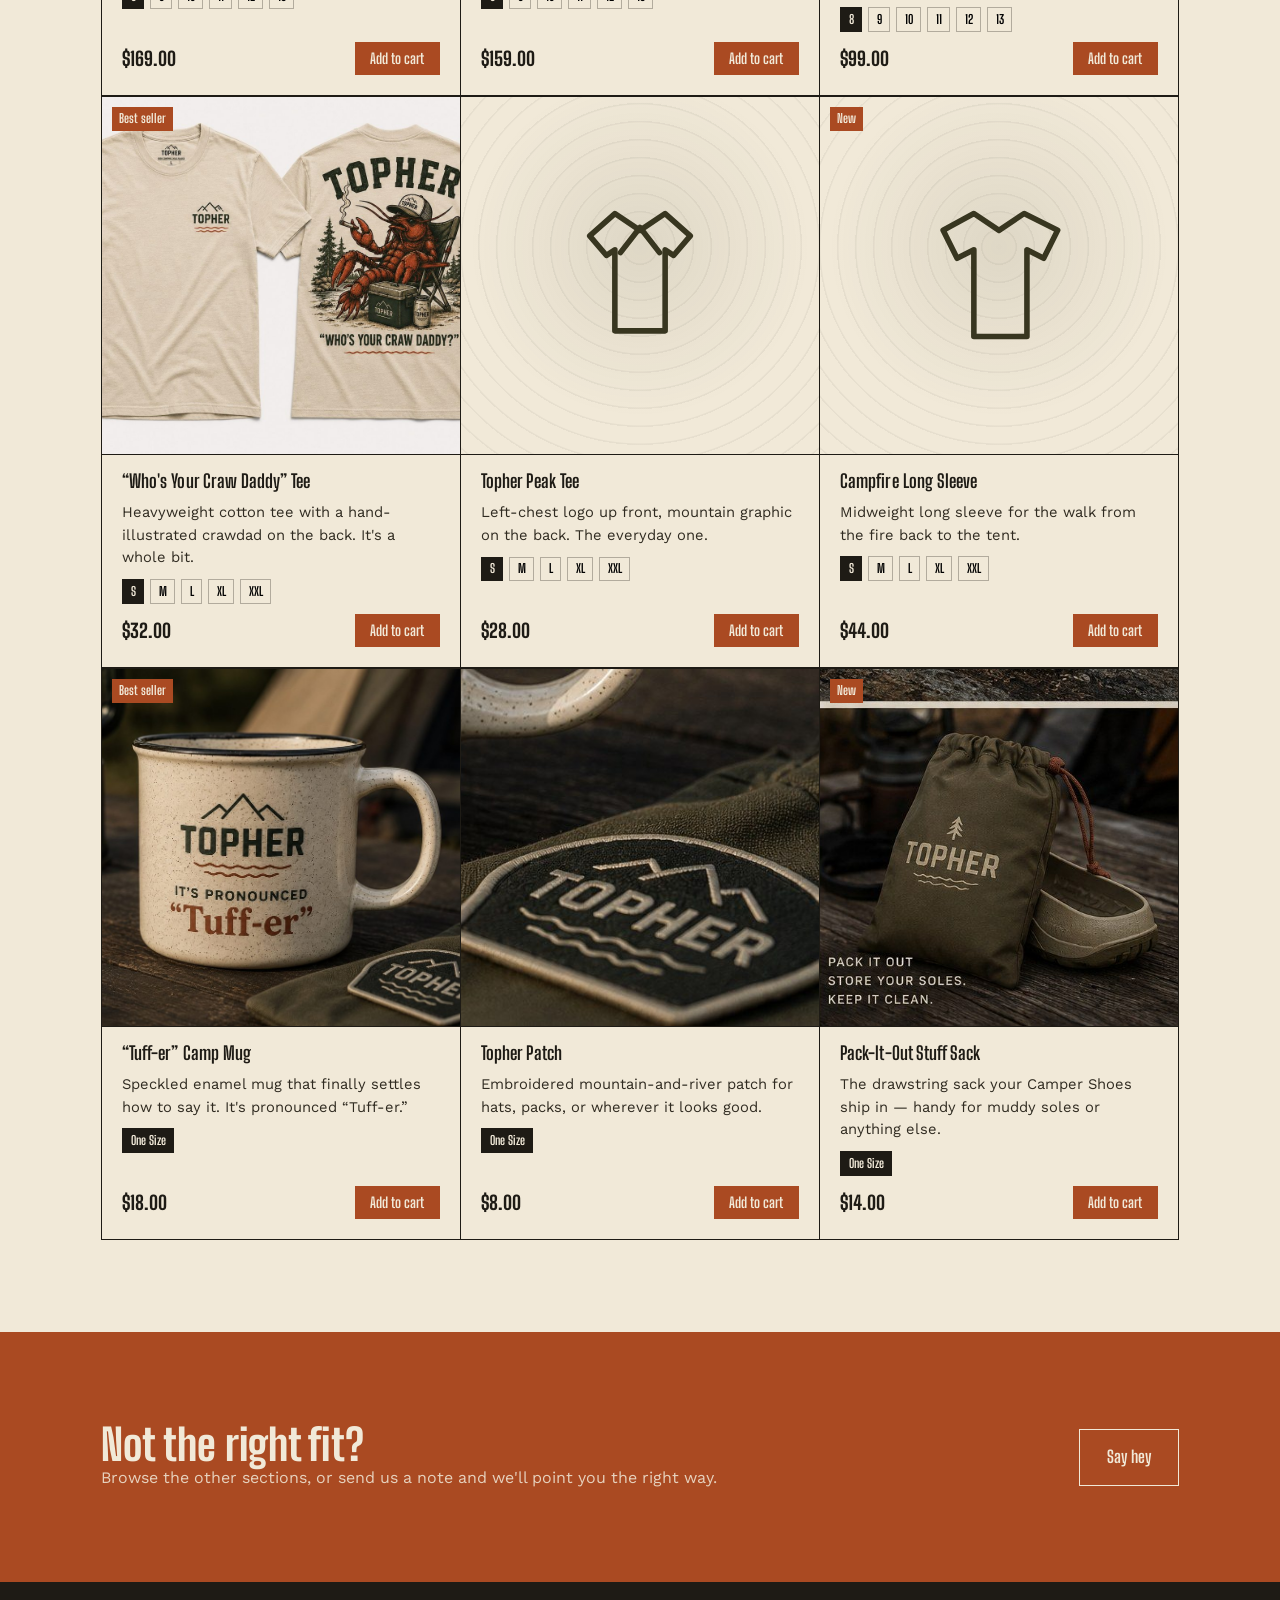
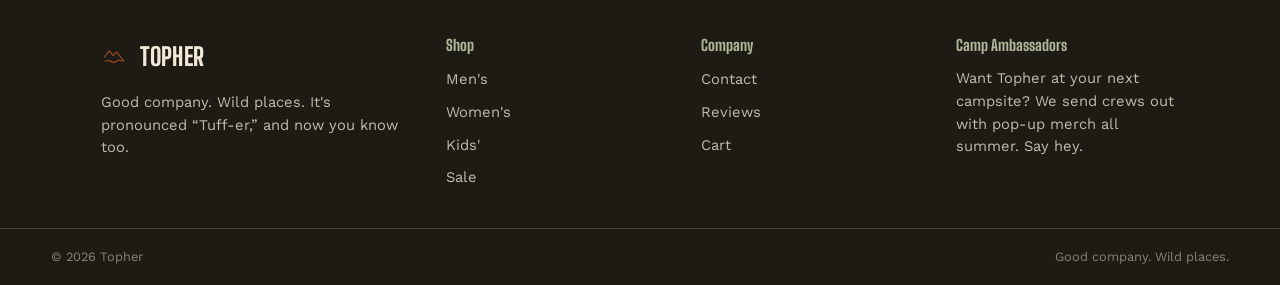
<file: women.html>
<!DOCTYPE html>
<html lang="en">
<head>
<meta charset="UTF-8">
<meta name="viewport" content="width=device-width, initial-scale=1.0">
<title>Shop Women's — Topher</title>
<meta name="description" content="Camper shoes, tees, and camp goods.">
<link rel="stylesheet" href="css/styles.css">
</head>
<body>

<div class="announce">👋 It's pronounced <span>“Tuff-er.”</span> Yes, we know.</div>

<nav class="site-nav">
  <div class="wrap">
    <a href="index.html" class="brand"><span class="mark"></span>TOPHER</a>
    <button class="nav-toggle" aria-label="Toggle menu" aria-expanded="false">☰</button>
    <div class="nav-links">
      <a href="men.html" >Men's</a>
      <a href="women.html" aria-current="page">Women's</a>
      <a href="kids.html" >Kids'</a>
      <a href="sale.html" >Sale</a>
      <a href="reviews.html">Reviews</a>
      <a href="contact.html">Contact</a>
    </div>
    <a href="cart.html" class="nav-cart">Cart <span class="cart-count" data-cart-count>0</span></a>
  </div>
</nav>

<div class="page-head">
  <div class="wrap">
    <p class="crumb"><a href="index.html">Home</a> / Women's</p>
    <h1>Women's</h1>
    <p>Camper shoes, tees, and camp goods.</p>
  </div>
</div>

<section>
  <div class="wrap">
    <div class="section-head">
      <div><p class="eyebrow" id="count-label">Products</p><h2>Women's</h2></div>
      <div class="filter-row" id="filter-row">
        <button class="filter-chip" data-filter="all" aria-pressed="true">All</button>
        <button class="filter-chip" data-filter="footwear" aria-pressed="false">Footwear</button>
        <button class="filter-chip" data-filter="clothing" aria-pressed="false">Clothing</button>
        <button class="filter-chip" data-filter="accessories" aria-pressed="false">Accessories</button>
      </div>
    </div>
    <div class="product-grid" id="audience-grid"></div>
  </div>
</section>

<section class="promo-band">
  <div class="wrap">
    <div>
      <h2>Not the right fit?</h2>
      <p style="margin:0;color:rgba(241,233,216,0.85);">Browse the other sections, or send us a note and we'll point you the right way.</p>
    </div>
    <a href="contact.html" class="btn btn-ghost">Say hey</a>
  </div>
</section>

<footer class="site-footer">
  <div class="wrap">
    <div>
      <div class="brand" style="margin-bottom:14px;"><span class="mark"></span>TOPHER</div>
      <p>Good company. Wild places. It's pronounced “Tuff-er,” and now you know too.</p>
    </div>
    <div>
      <h4>Shop</h4>
      <ul>
        <li><a href="men.html">Men's</a></li>
        <li><a href="women.html">Women's</a></li>
        <li><a href="kids.html">Kids'</a></li>
        <li><a href="sale.html">Sale</a></li>
      </ul>
    </div>
    <div>
      <h4>Company</h4>
      <ul>
        <li><a href="contact.html">Contact</a></li>
        <li><a href="reviews.html">Reviews</a></li>
        <li><a href="cart.html">Cart</a></li>
      </ul>
    </div>
    <div>
      <h4>Camp Ambassadors</h4>
      <p>Want Topher at your next campsite? We send crews out with pop-up merch all summer. <a href="contact.html">Say hey.</a></p>
    </div>
  </div>
  <div class="footer-bottom">
    <span>© 2026 Topher</span>
    <span>Good company. Wild places.</span>
  </div>
</footer>

<script src="js/products.js"></script>
<script src="js/cart.js"></script>
<script src="js/main.js"></script>
<script>
  const AUDIENCE = "womens";
  const EMPTY_HTML = null;

  function currentType(){
    const active = document.querySelector("#filter-row .filter-chip[aria-pressed='true']");
    return active ? active.dataset.filter : "all";
  }

  function refresh(){
    const list = productsFor(AUDIENCE, currentType());
    renderProductGrid("audience-grid", list, EMPTY_HTML);
    document.getElementById("count-label").textContent = list.length + (list.length === 1 ? " product" : " products");
  }

  document.querySelectorAll("#filter-row .filter-chip").forEach(chip => {
    chip.addEventListener("click", () => {
      document.querySelectorAll("#filter-row .filter-chip").forEach(c => c.setAttribute("aria-pressed","false"));
      chip.setAttribute("aria-pressed","true");
      refresh();
    });
  });

  // Support deep links like men.html?type=footwear
  const urlType = new URLSearchParams(window.location.search).get("type");
  if(urlType){
    const match = document.querySelector('#filter-row .filter-chip[data-filter="' + urlType + '"]');
    if(match){
      document.querySelectorAll("#filter-row .filter-chip").forEach(c => c.setAttribute("aria-pressed","false"));
      match.setAttribute("aria-pressed","true");
    }
  }
  refresh();
</script>
</body>
</html>
</file>
<file: css/styles.css>
/* ==========================================================================
   TOPHER — design system
   Palette: campfire dusk. Charcoal + canvas for structure, moss green as
   the product color (matches the Camper Shoe), rust for the "Tuff-er" /
   Craw Daddy energy, leather brown for stitched detail.
   Big Shoulders for the bold condensed wordmark, Work Sans for reading.
   ========================================================================== */

@import url('https://fonts.googleapis.com/css2?family=Big+Shoulders+Display:wght@600;700;800&family=Work+Sans:ital,wght@0,400;0,500;0,600;1,400&display=swap');

:root{
  --char:       #1E1B15;
  --char-soft:  #302B21;
  --canvas:     #F1E9D8;
  --canvas-2:   #E5D8BC;
  --moss:       #565640;
  --moss-deep:  #383620;
  --rust:       #AA4A22;
  --rust-deep:  #83391A;
  --leather:    #8A6440;
  --sage:       #AEB79A;
  --line:       rgba(30,27,21,0.15);
  --line-strong:rgba(30,27,21,0.3);

  --display: 'Big Shoulders Display', sans-serif;
  --body: 'Work Sans', sans-serif;

  --max: 1180px;
  --gutter: clamp(20px, 4vw, 56px);
}

*,*::before,*::after{ box-sizing: border-box; }
html{ scroll-behavior: smooth; }
body{
  margin:0;
  font-family: var(--body);
  background: var(--canvas);
  color: var(--char);
  font-size: 16px;
  line-height: 1.55;
  -webkit-font-smoothing: antialiased;
}
img,svg{ display:block; max-width:100%; border-style:none; }
a{ color: inherit; text-decoration: none; }
ul{ margin:0; padding:0; list-style:none; }
button{ font-family: inherit; cursor:pointer; }
input,select,textarea{ font-family: inherit; font-size: 1rem; }

h1,h2,h3,h4{
  font-family: var(--display);
  font-weight: 800;
  line-height: 0.96;
  letter-spacing: 0.002em;
  margin: 0;
  color: var(--char);
}
h1{ font-size: clamp(2.6rem, 6vw, 4.8rem); }
h2{ font-size: clamp(1.9rem, 4vw, 2.7rem); }
h3{ font-size: 1.35rem; font-weight: 700; }
p{ margin: 0 0 1em; max-width: 62ch; }
.eyebrow{
  font-family: var(--display);
  font-weight: 700;
  font-size: 0.95rem;
  color: var(--rust);
  letter-spacing: 0.01em;
}

.wrap{
  max-width: var(--max);
  margin: 0 auto;
  padding: 0 var(--gutter);
}

:focus-visible{ outline: 2px solid var(--rust); outline-offset: 3px; }

/* -------------------------------------------------- announcement bar */
.announce{
  background: var(--rust);
  color: var(--canvas);
  text-align: center;
  font-family: var(--display);
  font-weight: 700;
  font-size: 0.92rem;
  padding: 8px var(--gutter);
}
.announce span{ opacity: 0.85; font-weight: 500; font-family: var(--body); }

/* -------------------------------------------------- buttons */
.btn{
  display:inline-flex;
  align-items:center;
  gap:0.5em;
  padding: 0.85em 1.6em;
  font-family: var(--display);
  font-weight: 700;
  font-size: 1.05rem;
  border: 1.5px solid var(--char);
  background: transparent;
  color: var(--char);
  transition: background 0.15s ease, color 0.15s ease, border-color 0.15s ease;
  white-space: nowrap;
}
.btn:hover{ background: var(--char); color: var(--canvas); }
.btn-solid{ background: var(--rust); border-color: var(--rust); color: var(--canvas); }
.btn-solid:hover{ background: var(--rust-deep); border-color: var(--rust-deep); color: var(--canvas); }
.btn-ghost{ border-color: var(--canvas); color: var(--canvas); }
.btn-ghost:hover{ background: var(--canvas); color: var(--char); }
.btn-block{ width: 100%; justify-content: center; }
.btn-small{ padding: 0.5em 1em; font-size: 0.9rem; }
.btn[disabled]{ opacity: 0.45; cursor: not-allowed; }
.btn[disabled]:hover{ background: transparent; color: var(--char); }

/* -------------------------------------------------- nav */
.site-nav{
  position: sticky; top:0; z-index: 50;
  background: var(--canvas);
  border-bottom: 1.5px solid var(--char);
}
.site-nav .wrap{
  display:flex; align-items:center; justify-content:space-between;
  height: 78px;
}
.brand{
  font-family: var(--display);
  font-weight: 800;
  font-size: 1.55rem;
  letter-spacing: 0.01em;
  display:flex; align-items:center; gap:0.5em;
}
.brand .mark{ color: var(--rust); width: 26px; height:26px; }
.nav-links{ display:flex; align-items:center; gap: clamp(16px,2.5vw,34px); }
.nav-links a{
  font-family: var(--display);
  font-weight: 700;
  font-size: 1.02rem;
  padding: 0.25em 0;
  border-bottom: 2px solid transparent;
}
.nav-links a:hover, .nav-links a[aria-current="page"]{ border-color: var(--rust); }
.nav-cart{
  display:flex; align-items:center; gap:0.5em;
  font-family: var(--display); font-weight:700;
  border: 1.5px solid var(--char);
  padding: 0.4em 0.75em;
}
.nav-cart:hover{ background: var(--char); color: var(--canvas); }
.cart-count{
  background: var(--rust); color: var(--canvas);
  border-radius: 999px;
  min-width: 1.5em; height:1.5em;
  display:inline-flex; align-items:center; justify-content:center;
  font-size: 0.8rem; padding: 0 0.35em;
}
.nav-toggle{ display:none; }

/* -------------------------------------------------- hero */
.hero{
  position: relative;
  background: var(--char);
  color: var(--canvas);
  overflow:hidden;
}
.hero .wrap{
  display:grid;
  grid-template-columns: 1.5fr 1fr;
  gap: var(--gutter);
  align-items:center;
  padding-top: clamp(48px, 8vw, 88px);
  padding-bottom: clamp(48px, 8vw, 88px);
  position: relative;
  z-index: 2;
}
.hero h1{ color: var(--canvas); }
.hero .lede{ color: var(--canvas); opacity:0.85; font-size: 1.1rem; max-width: 46ch; }
.hero .cta-row{ display:flex; gap: 14px; flex-wrap:wrap; margin-top: 1.6em; }
.hero-art{
  position: relative;
  padding-top: 125%; /* 4:5 box via padding-hack — reliable on all iOS versions, unlike aspect-ratio+flex */
  border: 1.5px solid rgba(241,233,216,0.35);
  overflow: hidden;
  background: var(--char-soft);
}
.hero-art img{
  position: absolute; inset: 0;
  width: 100%; height: 100%;
  object-fit: cover;
}
.hero-art svg{ position:absolute; top:50%; left:50%; width: 60%; height: 60%; transform: translate(-50%,-50%); }
.mug-callout{
  position:absolute; bottom:16px; left:16px; right:16px;
  background: var(--canvas); color: var(--char);
  border: 1.5px solid var(--char);
  padding: 10px 14px;
  font-family: var(--display); font-weight: 700; font-size: 0.95rem;
  text-align:center;
}
.mug-callout em{ font-style:normal; color: var(--rust); }

/* -------------------------------------------------- category grid */
.cat-grid{
  display:grid;
  grid-template-columns: repeat(4, 1fr);
  border-top: 1.5px solid var(--char);
  border-left: 1.5px solid var(--char);
}
.cat-card{
  border-right: 1.5px solid var(--char);
  border-bottom: 1.5px solid var(--char);
  padding: 34px 26px;
  min-height: 220px;
  display:flex; flex-direction:column; justify-content:space-between;
  background: var(--canvas);
  transition: background 0.15s ease;
}
.cat-card:hover{ background: var(--canvas-2); }
.cat-card .num{ font-family: var(--display); color: var(--rust); font-weight:700; }
.cat-card h3{ margin-top: 0.6em; }
.cat-card .go{ font-family: var(--display); font-weight:700; margin-top: 1.2em; }

/* -------------------------------------------------- section scaffolding */
section{ padding: clamp(52px, 8vw, 92px) 0; }
.section-head{
  display:flex; justify-content:space-between; align-items:flex-end; gap: 24px;
  margin-bottom: 40px; flex-wrap:wrap;
}
.divider{ border:0; border-top: 1.5px solid var(--char); margin:0; }

/* -------------------------------------------------- product grid & card */
.product-grid{
  display:grid;
  grid-template-columns: repeat(3, 1fr);
  gap: 1.5px;
  background: var(--char);
  border: 1.5px solid var(--char);
}
.product-card{
  background: var(--canvas);
  display:flex; flex-direction:column;
}
.product-photo{
  position:relative;
  padding-top: 100%; /* 1:1 box via padding-hack — reliable on all iOS versions, unlike aspect-ratio+flex */
  border-bottom: 1.5px solid var(--char);
  background:
    radial-gradient(circle at 50% 42%, rgba(86,86,64,0.12), transparent 62%),
    repeating-radial-gradient(circle at 50% 42%, transparent 0 16px, rgba(30,27,21,0.05) 17px 18px);
}
.product-photo svg{
  position:absolute; top:50%; left:50%; transform: translate(-50%,-50%);
  width: 50%; height:50%; color: var(--moss-deep);
}
.product-photo.has-photo{ background: var(--char); }
.product-photo.has-photo img{
  position: absolute; inset: 0;
  width:100%; height:100%; object-fit: cover;
}
.product-photo .tag{
  position:absolute; top:10px; left:10px; z-index:2;
  font-family: var(--display); font-weight:700; font-size:0.78rem;
  background: var(--rust); color:var(--canvas); padding: 0.2em 0.55em;
}
.product-body{ padding: 18px 20px 20px; display:flex; flex-direction:column; gap:10px; flex:1; }
.product-body h3{ font-size: 1.15rem; }
.product-body .desc{ font-size: 0.92rem; color: var(--char-soft); margin:0; }
.product-meta{ display:flex; justify-content:space-between; align-items:center; margin-top:auto; gap: 10px; }
.price{ font-family: var(--display); font-weight:800; font-size:1.2rem; }
.size-row{ display:flex; gap:6px; flex-wrap:wrap; }
.size-chip{
  border: 1.5px solid var(--line-strong);
  background: transparent;
  font-size: 0.78rem; font-family: var(--display); font-weight:700;
  padding: 0.3em 0.6em;
}
.size-chip[aria-pressed="true"]{ background: var(--char); color: var(--canvas); border-color: var(--char); }

/* -------------------------------------------------- filters */
.filter-row{ display:flex; gap: 10px; flex-wrap:wrap; margin-bottom: 32px; }
.filter-chip{
  border: 1.5px solid var(--char);
  background: transparent;
  padding: 0.5em 1em;
  font-family: var(--display); font-weight:700; font-size: 0.92rem;
}
.filter-chip[aria-pressed="true"]{ background: var(--char); color: var(--canvas); }

/* -------------------------------------------------- promo band */
.promo-band{
  background: var(--rust);
  color: var(--canvas);
}
.promo-band .wrap{
  display:flex; align-items:center; justify-content:space-between; gap: 24px; flex-wrap:wrap;
}
.promo-band h2{ color: var(--canvas); }

/* -------------------------------------------------- story split */
.story{
  display:grid; grid-template-columns: 1fr 1fr; gap: var(--gutter);
  align-items:center;
}
.story-art{
  position:relative; overflow:hidden;
  padding-top: 80%; /* 5:4 box via padding-hack */
  border: 1.5px solid var(--char);
  background: var(--moss);
}
.story-art img{
  position:absolute; inset:0;
  width:100%; height:100%; object-fit: cover;
}
.who-list{ display:flex; flex-wrap:wrap; gap: 10px; margin-top: 1.4em; }
.who-list span{
  border: 1.5px solid var(--line-strong);
  padding: 0.4em 0.85em;
  font-family: var(--display); font-weight:700; font-size: 0.86rem;
}

/* -------------------------------------------------- footbed diagram */
.footbed{ background: var(--char); color: var(--canvas); }
.footbed h2{ color: var(--canvas); }
.footbed .eyebrow{ color: var(--rust); }
.footbed-layers{ margin-top: 34px; border-top: 1.5px solid rgba(241,233,216,0.25); }
.fb-layer{
  display:grid; grid-template-columns: 40px 1fr 2fr;
  gap: 20px; align-items:center;
  padding: 20px 0;
  border-bottom: 1.5px solid rgba(241,233,216,0.2);
}
.fb-layer .fb-num{ font-family: var(--display); font-weight:800; font-size:1.4rem; color: var(--rust); }
.fb-layer h4{ font-family: var(--display); font-weight:700; font-size:1.05rem; color: var(--canvas); margin-bottom:2px; }
.fb-layer p{ margin:0; color: rgba(241,233,216,0.75); font-size:0.92rem; max-width: 50ch; }

/* -------------------------------------------------- footer */
.site-footer{
  background: var(--char);
  color: var(--canvas);
}
.site-footer .wrap{
  padding-top: 56px; padding-bottom: 30px;
  display:grid; grid-template-columns: 1.4fr 1fr 1fr 1fr; gap: 32px;
}
.site-footer h4{ color: var(--sage); font-size:0.95rem; font-family: var(--display); margin-bottom: 14px; }
.site-footer a, .site-footer p{ color: rgba(241,233,216,0.78); font-size: 0.92rem; }
.site-footer ul li{ margin-bottom: 8px; }
.site-footer a:hover{ color: var(--canvas); }
.footer-bottom{
  border-top: 1px solid rgba(241,233,216,0.18);
  padding: 18px var(--gutter);
  display:flex; justify-content:space-between; font-size: 0.8rem;
  color: rgba(241,233,216,0.5); flex-wrap:wrap; gap:8px;
}

/* -------------------------------------------------- page header (interior pages) */
.page-head{
  background: var(--moss-deep);
  color: var(--canvas);
  padding: 48px 0 40px;
}
.page-head h1{ color: var(--canvas); font-size: clamp(2.2rem, 5vw, 3.2rem); }
.page-head p{ color: var(--sage); margin-top: 0.4em; }
.crumb{ font-size: 0.85rem; color: rgba(241,233,216,0.6); margin-bottom: 0.8em; font-family: var(--display); font-weight:700; }
.crumb a:hover{ color: var(--canvas); }

/* -------------------------------------------------- forms */
.form-grid{ display:grid; grid-template-columns: 1fr 1fr; gap: 18px; }
.field{ display:flex; flex-direction:column; gap:6px; margin-bottom: 18px; }
.field.full{ grid-column: 1 / -1; }
.field label{ font-family: var(--display); font-weight:700; font-size:0.9rem; }
.field input, .field select, .field textarea{
  border: 1.5px solid var(--char);
  background: var(--canvas);
  padding: 0.75em 0.85em;
}
.field textarea{ resize: vertical; min-height: 120px; }
.field input:focus, .field select:focus, .field textarea:focus{ outline: 2px solid var(--rust); outline-offset:1px; }
.hint{ font-size:0.8rem; color:var(--char-soft); opacity:0.7; }
.form-status{
  display:none;
  border: 1.5px solid var(--moss);
  background: rgba(86,86,64,0.1);
  padding: 16px 18px;
  margin-top: 20px;
  font-family: var(--display); font-weight:700;
}
.form-status.visible{ display:block; }

/* -------------------------------------------------- contact page layout */
.contact-grid{ display:grid; grid-template-columns: 1fr 1.15fr; gap: var(--gutter); }
.info-block{ margin-bottom: 28px; }
.info-block h4{ font-family: var(--display); font-weight:700; color: var(--rust); margin-bottom:6px; }

/* -------------------------------------------------- cart page */
.cart-layout{ display:grid; grid-template-columns: 1.7fr 1fr; gap: var(--gutter); align-items:start; }
.cart-table{ border-top: 1.5px solid var(--char); }
.cart-row{
  display:grid;
  grid-template-columns: 88px 1fr auto auto auto;
  gap: 18px; align-items:center;
  padding: 18px 0;
  border-bottom: 1.5px solid var(--line);
}
.cart-row .thumb{
  width:88px; height:88px; border:1.5px solid var(--char);
  display:flex; align-items:center; justify-content:center;
  background: repeating-radial-gradient(circle at 50% 42%, transparent 0 10px, rgba(30,27,21,0.06) 11px 12px);
}
.cart-row .thumb svg{ width:56%; height:56%; color: var(--moss-deep); }
.cart-row .name{ font-family: var(--display); font-weight:700; font-size:1.05rem; }
.cart-row .sub{ font-size:0.85rem; color: var(--char-soft); opacity:0.75; }
.qty-control{ display:flex; align-items:center; border:1.5px solid var(--char); }
.qty-control button{ background:transparent; border:0; width:32px; height:34px; font-family:var(--display); font-weight:800; font-size:1rem; }
.qty-control button:hover{ background: var(--char); color: var(--canvas); }
.qty-control input{ width:36px; border:0; text-align:center; background:transparent; padding:0; }
.line-total{ font-family: var(--display); font-weight:800; }
.remove-btn{ font-size:0.8rem; color: var(--rust); border:0; background:transparent; text-decoration: underline; padding:0; }
.summary-box{
  border: 1.5px solid var(--char);
  padding: 26px 24px;
  background: var(--canvas-2);
}
.summary-row{ display:flex; justify-content:space-between; padding: 8px 0; font-size:0.96rem; }
.summary-row.total{ border-top: 1.5px solid var(--char); margin-top:8px; padding-top:14px; font-family:var(--display); font-weight:800; font-size:1.2rem; }
.empty-state{ padding: 60px 0; text-align:left; }
.empty-state h3{ margin-bottom: 0.4em; }
.promo-field{ display:flex; gap:8px; margin: 18px 0; }
.promo-field input{ flex:1; border:1.5px solid var(--char); padding:0.6em 0.7em; background:var(--canvas); }

/* -------------------------------------------------- checkout */
.checkout-layout{ display:grid; grid-template-columns: 1.5fr 1fr; gap: var(--gutter); align-items:start; }
.checkout-steps{ display:flex; gap: 20px; margin-bottom: 30px; font-family: var(--display); font-weight:700; color: var(--char-soft); opacity:0.7; flex-wrap:wrap;}
.checkout-steps .active{ color: var(--rust); opacity:1; }
fieldset{ border:0; padding:0; margin: 0 0 30px; }
legend{ font-family: var(--display); font-weight:800; font-size:1.25rem; padding:0 0 14px; width:100%; border-bottom:1.5px solid var(--char); margin-bottom:18px; }
.mini-line{ display:flex; justify-content:space-between; gap: 12px; padding: 10px 0; border-bottom: 1px solid var(--line); font-size: 0.9rem; }
.mini-line .name{ font-weight:600; }
.pay-note{ font-size:0.8rem; color: var(--char-soft); opacity:0.7; margin-top: 14px; }
.confirm-box{ text-align:center; padding: 70px 0; }
.confirm-box .mark-big{ color: var(--rust); }

/* -------------------------------------------------- empty state (coming soon) */
.empty-callout{
  grid-column: 1 / -1;
  border: 1.5px dashed var(--line-strong);
  padding: 48px 32px;
  text-align: center;
  background: var(--canvas);
}
.empty-callout h3{ margin-bottom: 10px; }
.empty-callout p{ margin: 0 auto; color: var(--char-soft); }

/* -------------------------------------------------- reviews */
.review-summary{
  display:flex; align-items:center; gap: 24px; flex-wrap:wrap;
  border: 1.5px solid var(--char);
  padding: 28px 30px;
  background: var(--canvas-2);
  margin-bottom: 36px;
}
.review-summary .avg{ font-family: var(--display); font-weight:800; font-size: 3rem; line-height:1; }
.stars{ color: var(--rust); font-size: 1.1rem; letter-spacing: 2px; }
.review-summary .count{ color: var(--char-soft); font-size: 0.92rem; }
.sample-banner{
  border: 1.5px solid var(--rust);
  background: rgba(170,74,34,0.08);
  color: var(--rust-deep);
  padding: 14px 18px;
  font-family: var(--display); font-weight:700; font-size: 0.92rem;
  margin-bottom: 30px;
}
.review-card{
  border: 1.5px solid var(--line-strong);
  padding: 22px 24px;
  margin-bottom: 16px;
  background: var(--canvas);
}
.review-card .row1{ display:flex; justify-content:space-between; align-items:baseline; gap:12px; flex-wrap:wrap; margin-bottom:6px; }
.review-card .name{ font-family: var(--display); font-weight:700; }
.review-card .product-tag{ font-size: 0.8rem; color: var(--char-soft); }
.review-card .date{ font-size: 0.8rem; color: var(--char-soft); }
.review-card p{ margin: 8px 0 0; font-size: 0.95rem; }
.review-filter{ display:flex; gap:10px; flex-wrap:wrap; margin-bottom: 28px; }
@media (max-width: 920px){
  .hero .wrap{ grid-template-columns: 1fr; }
  .hero-art{ order:-1; width:100%; max-width: 320px; margin: 0 auto; }
  .cat-grid{ grid-template-columns: repeat(2, 1fr); }
  .product-grid{ grid-template-columns: repeat(2,1fr); }
  .story{ grid-template-columns: 1fr; }
  .contact-grid{ grid-template-columns: 1fr; }
  .cart-layout, .checkout-layout{ grid-template-columns: 1fr; }
  .site-footer .wrap{ grid-template-columns: 1fr 1fr; }
  .form-grid{ grid-template-columns: 1fr; }
  .fb-layer{ grid-template-columns: 32px 1fr; }
  .fb-layer p{ grid-column: 2 / -1; }
}
@media (max-width: 640px){
  .nav-links{
    position:fixed; inset: 78px 0 0 0; background:var(--canvas);
    flex-direction:column; align-items:flex-start; padding: 28px var(--gutter);
    gap: 22px; transform: translateX(100%); transition: transform 0.2s ease;
    border-top: 1.5px solid var(--char);
  }
  .nav-links.open{ transform: translateX(0); }
  .nav-toggle{
    display:inline-flex; align-items:center; justify-content:center;
    width:40px; height:40px; border:1.5px solid var(--char); background:transparent;
  }
  .product-grid{ grid-template-columns: 1fr; }
  .cart-row{ grid-template-columns: 64px 1fr; row-gap:10px; }
  .cart-row .qty-control{ grid-column: 2; }
  .cart-row .line-total{ grid-column: 2; }
  .site-footer .wrap{ grid-template-columns: 1fr; }
}

@media (prefers-reduced-motion: reduce){
  *{ scroll-behavior:auto !important; animation:none !important; transition:none !important; }
}
</file>
